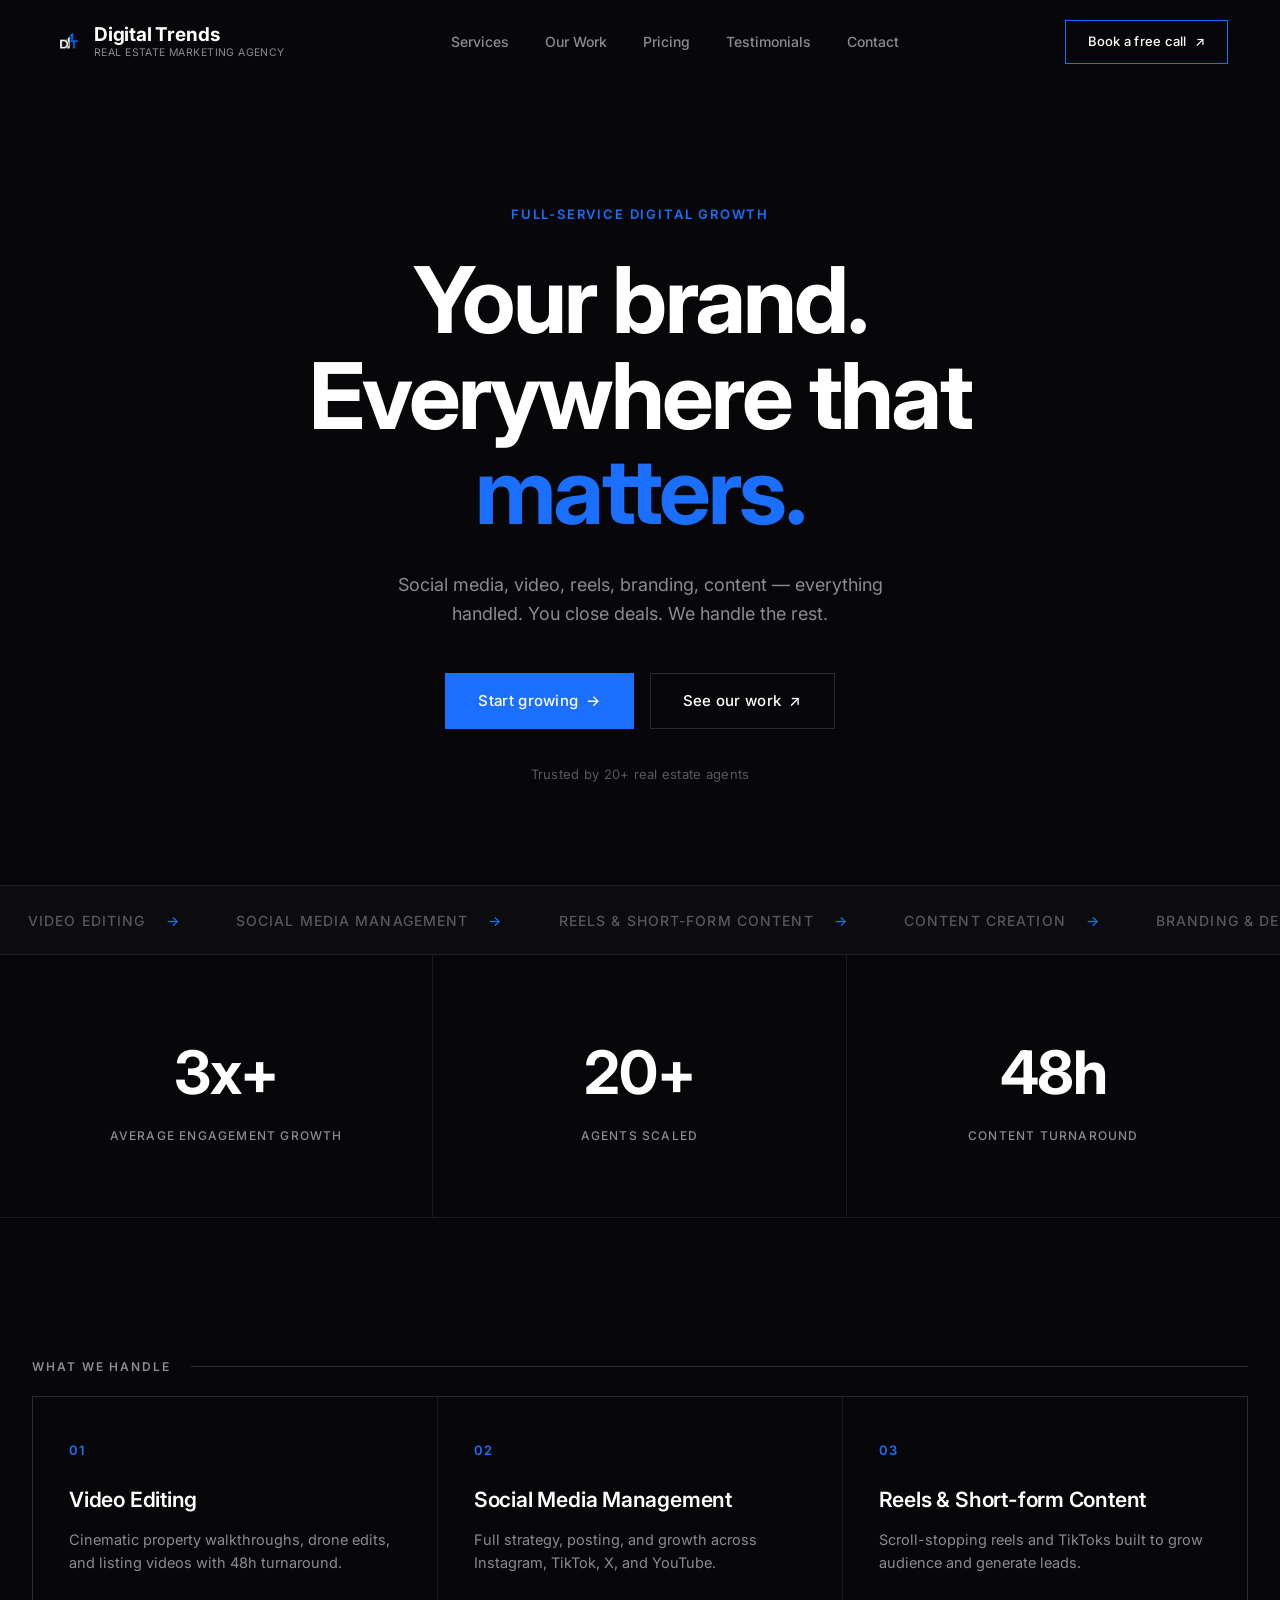
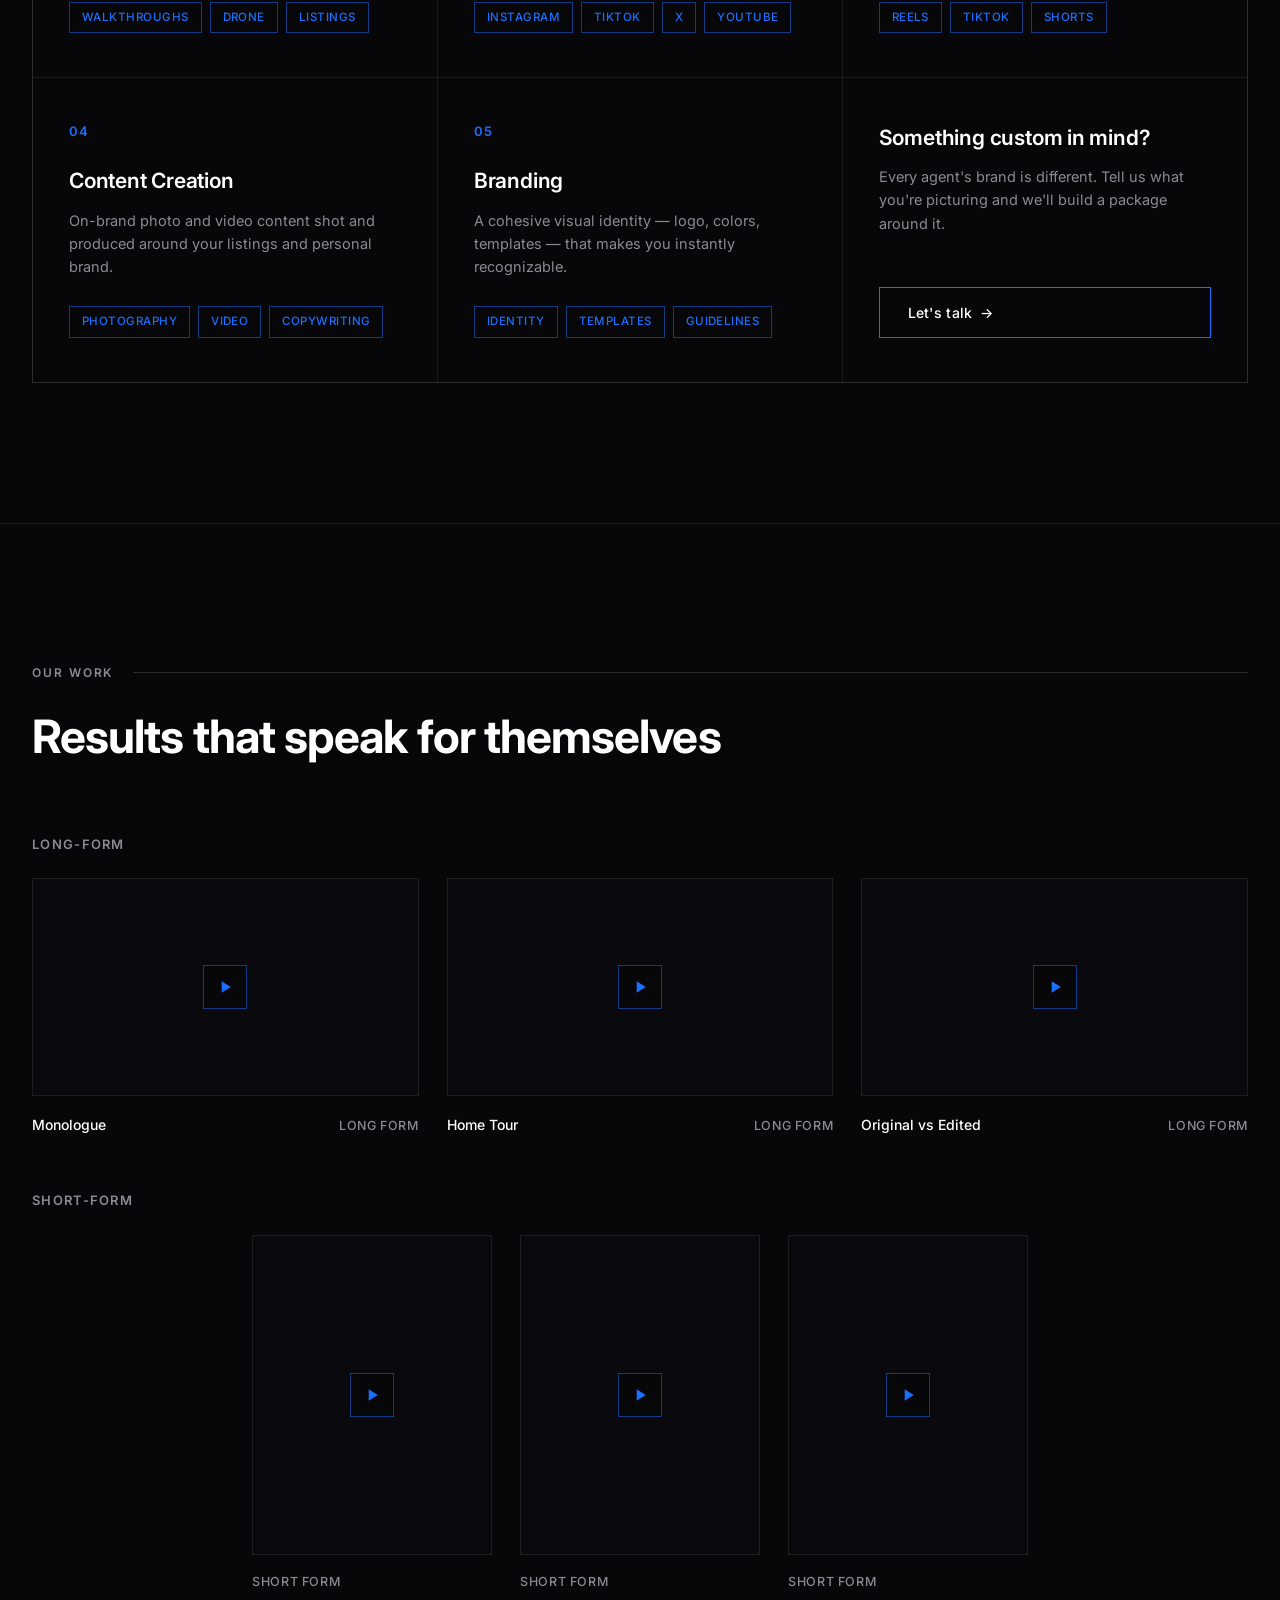
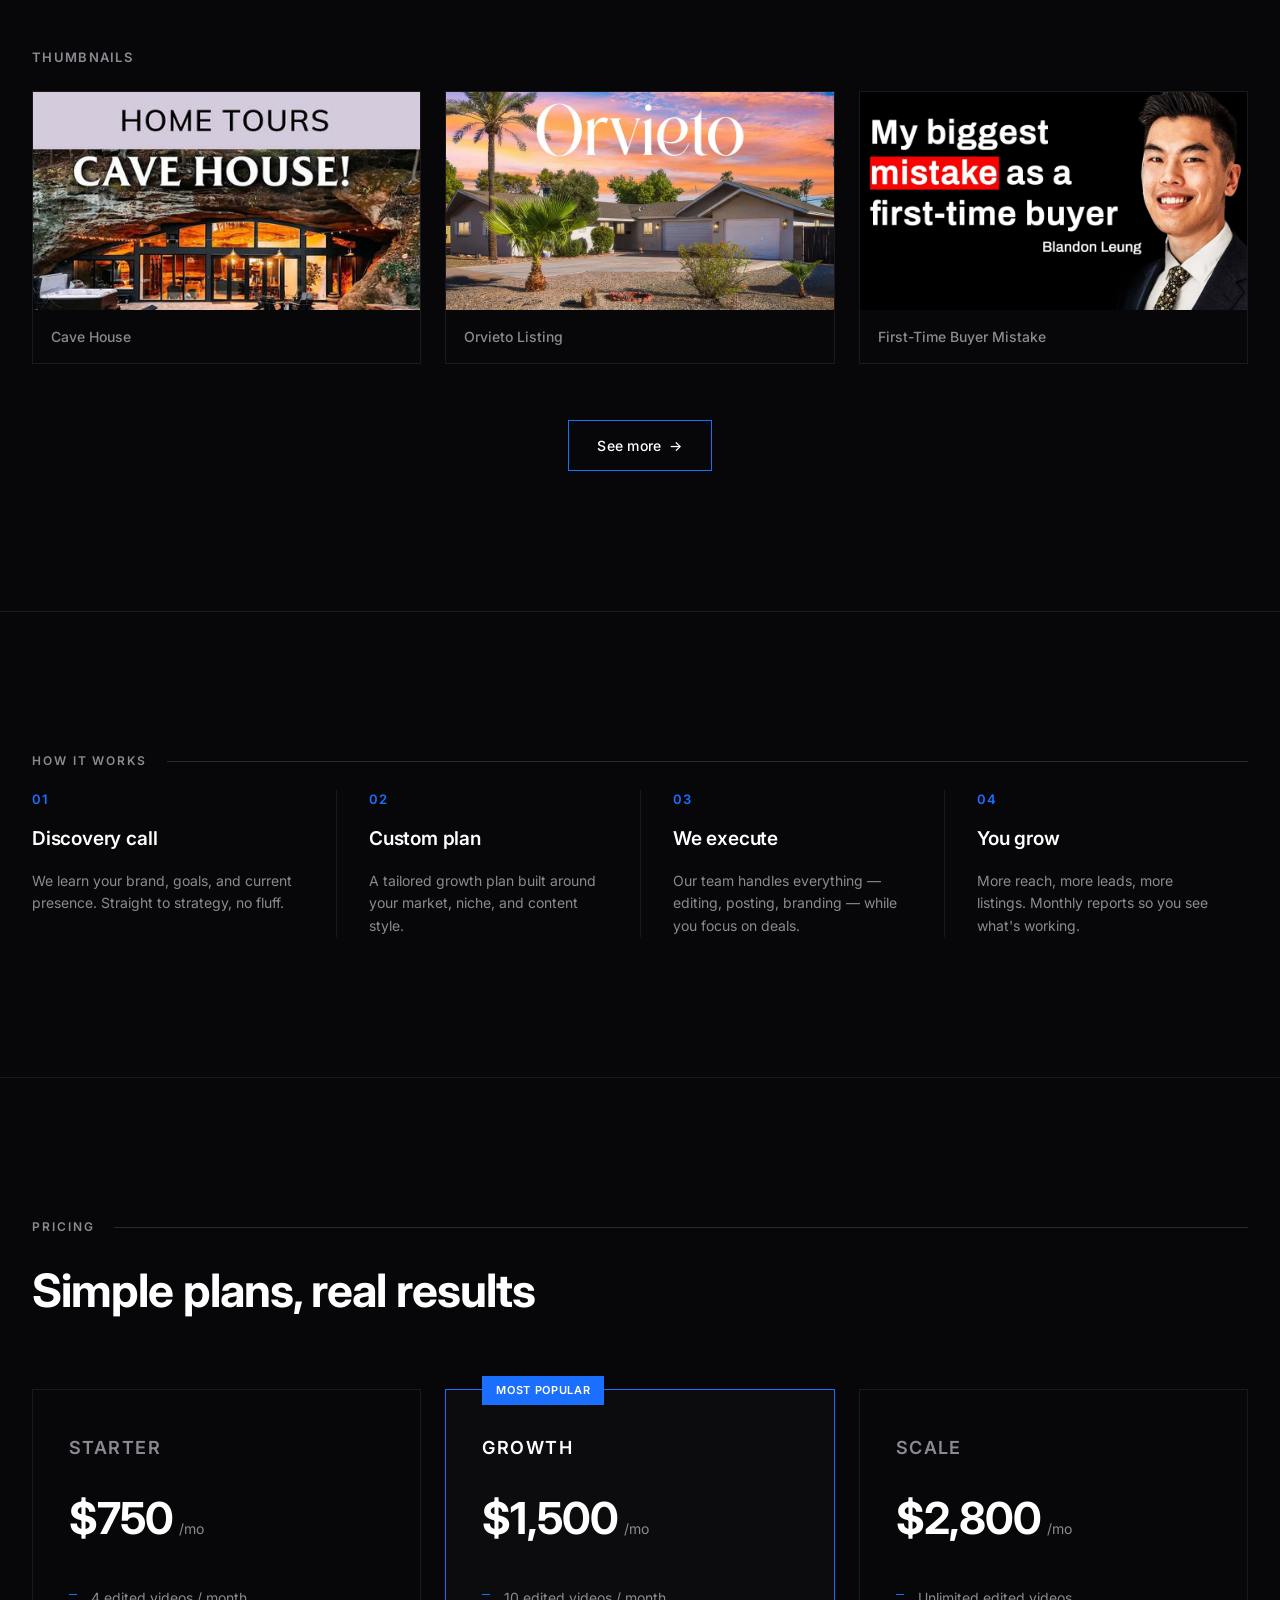
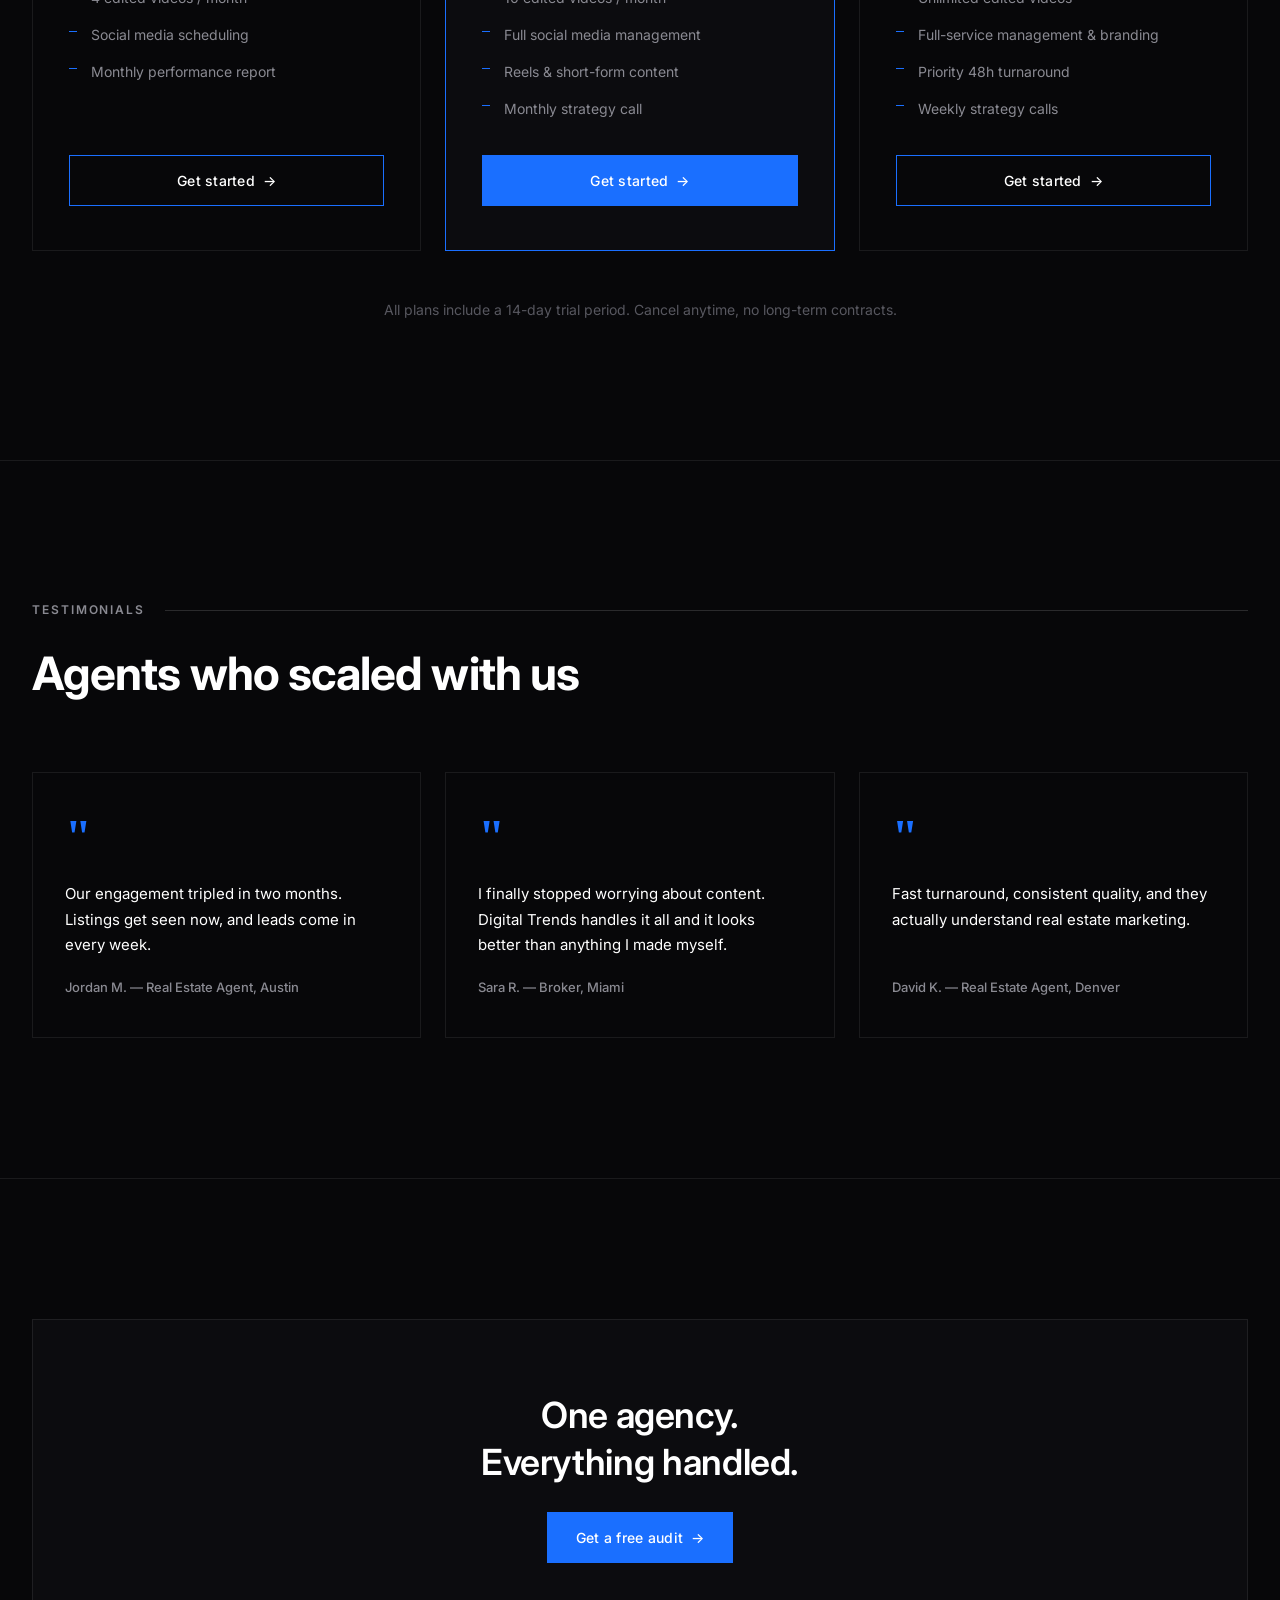
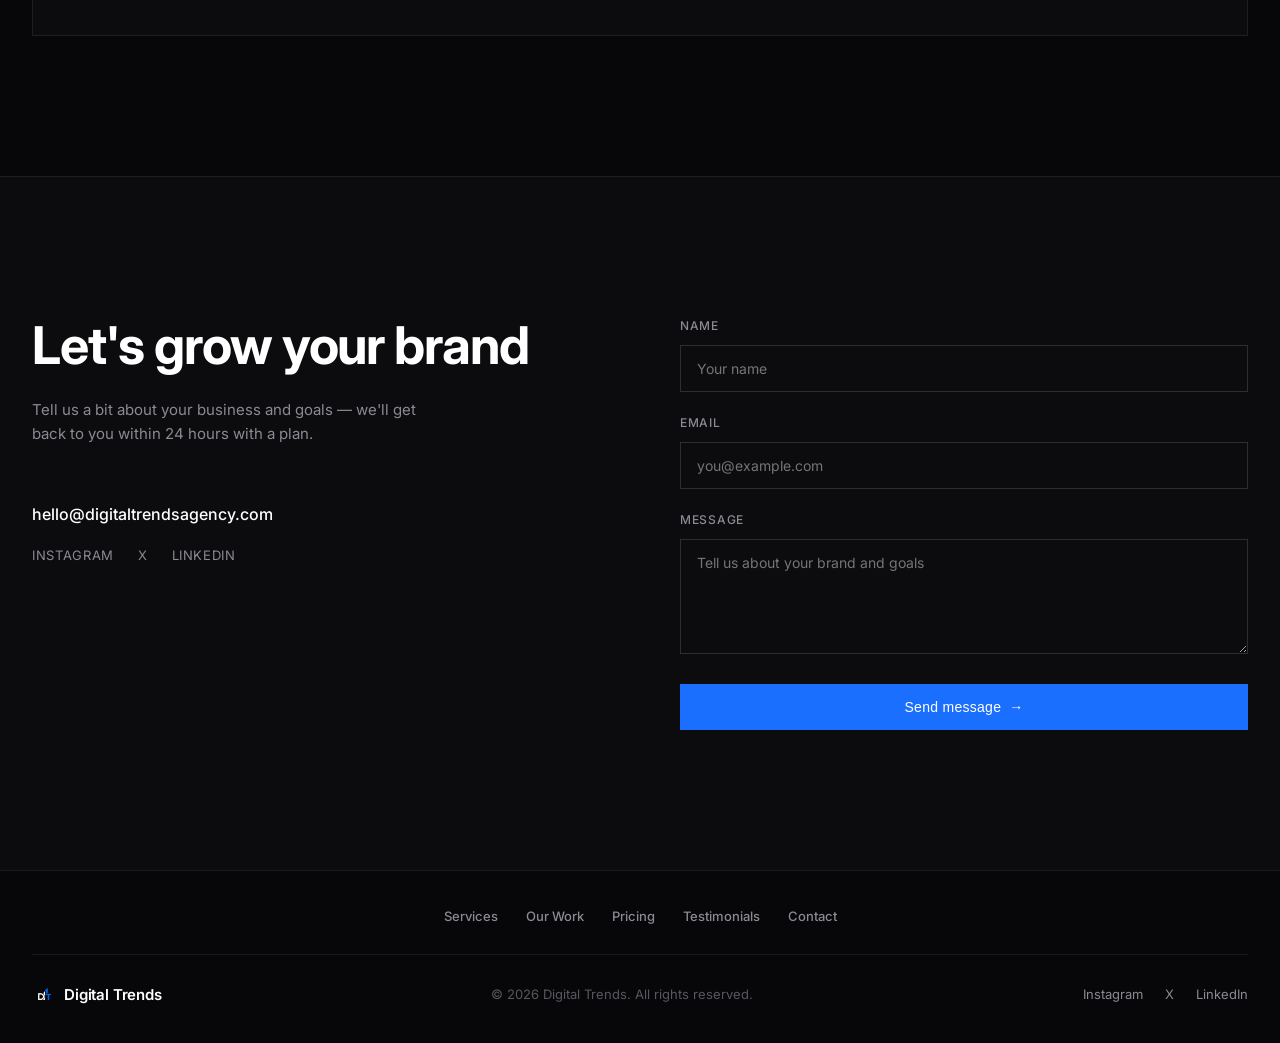
<file: index.html>
<!DOCTYPE html>
<html lang="en">
<head>
<meta charset="UTF-8">
<meta name="viewport" content="width=device-width, initial-scale=1.0">
<title>Digital Trends — Real Estate Marketing Agency</title>
<meta name="description" content="Digital Trends is a full-service digital marketing agency exclusively for real estate agents. Video editing, social media management, reels, content creation, and branding.">
<link rel="icon" type="image/png" href="/logo-transparent.png">
<link rel="preconnect" href="https://fonts.googleapis.com">
<link rel="preconnect" href="https://fonts.gstatic.com" crossorigin>
<link href="https://fonts.googleapis.com/css2?family=Inter:wght@300;400;500;600;700&display=swap" rel="stylesheet">
<link rel="stylesheet" href="/styles.css">
</head>
<body>

<!-- NAVBAR -->
<header class="navbar" id="navbar">
  <div class="nav-inner">
    <a href="/" class="logo">
      <img src="/logo-transparent.png" alt="Digital Trends logo" class="logo-mark">
      <span class="logo-text-group">
        <span class="logo-text">Digital Trends</span>
        <span class="logo-sub">Real estate marketing agency</span>
      </span>
    </a>
    <nav class="nav-links">
      <a href="#services">Services</a>
      <a href="#work">Our Work</a>
      <a href="#pricing">Pricing</a>
      <a href="#testimonials">Testimonials</a>
      <a href="#contact">Contact</a>
    </nav>
    <a href="#contact" class="btn btn-outline nav-cta">Book a free call <span class="arrow">↗</span></a>
    <button class="menu-toggle" id="menuToggle" aria-label="Toggle menu">
      <span></span><span></span><span></span>
    </button>
  </div>
  <div class="mobile-menu" id="mobileMenu">
    <a href="#services">Services</a>
    <a href="#work">Our Work</a>
    <a href="#pricing">Pricing</a>
    <a href="#testimonials">Testimonials</a>
    <a href="#contact">Contact</a>
    <a href="#contact" class="btn btn-outline">Book a free call <span class="arrow">↗</span></a>
  </div>
</header>

<!-- HERO -->
<section class="hero">
  <div class="hero-inner">
    <p class="eyebrow reveal">Full-service digital growth</p>
    <h1 class="hero-headline reveal">
      <span>Your brand.</span>
      <span>Everywhere that</span>
      <span class="accent">matters.</span>
    </h1>
    <p class="hero-sub reveal">Social media, video, reels, branding, content — everything handled. You close deals. We handle the rest.</p>
    <div class="hero-actions reveal">
      <a href="#contact" class="btn btn-solid">Start growing <span class="arrow">→</span></a>
      <a href="#work" class="btn btn-ghost">See our work <span class="arrow">↗</span></a>
    </div>
    <p class="hero-proof reveal">Trusted by 20+ real estate agents</p>
  </div>
</section>

<!-- TICKER -->
<div class="ticker-bar">
  <div class="ticker-track" id="tickerTrack">
    <!-- filled by JS, duplicated content for seamless loop -->
  </div>
</div>

<!-- STATS -->
<section class="stats">
  <div class="stat-item">
    <span class="stat-number" data-count="3" data-suffix="x+">0x+</span>
    <span class="stat-label">Average engagement growth</span>
  </div>
  <div class="stat-item">
    <span class="stat-number" data-count="20" data-suffix="+">0+</span>
    <span class="stat-label">Agents scaled</span>
  </div>
  <div class="stat-item">
    <span class="stat-number" data-count="48" data-suffix="h">0h</span>
    <span class="stat-label">Content turnaround</span>
  </div>
</section>

<!-- SERVICES PREVIEW -->
<section class="section" id="services">
  <div class="section-inner">
    <p class="section-label">What we handle<span class="label-line"></span></p>
    <div class="services-grid">

      <div class="card service-card reveal">
        <span class="service-num">01</span>
        <h3>Video Editing</h3>
        <p>Cinematic property walkthroughs, drone edits, and listing videos with 48h turnaround.</p>
        <div class="chips">
          <span class="chip">Walkthroughs</span>
          <span class="chip">Drone</span>
          <span class="chip">Listings</span>
        </div>
      </div>

      <div class="card service-card reveal">
        <span class="service-num">02</span>
        <h3>Social Media Management</h3>
        <p>Full strategy, posting, and growth across Instagram, TikTok, X, and YouTube.</p>
        <div class="chips">
          <span class="chip">Instagram</span>
          <span class="chip">TikTok</span>
          <span class="chip">X</span>
          <span class="chip">YouTube</span>
        </div>
      </div>

      <div class="card service-card reveal">
        <span class="service-num">03</span>
        <h3>Reels &amp; Short-form Content</h3>
        <p>Scroll-stopping reels and TikToks built to grow audience and generate leads.</p>
        <div class="chips">
          <span class="chip">Reels</span>
          <span class="chip">TikTok</span>
          <span class="chip">Shorts</span>
        </div>
      </div>

      <div class="card service-card reveal">
        <span class="service-num">04</span>
        <h3>Content Creation</h3>
        <p>On-brand photo and video content shot and produced around your listings and personal brand.</p>
        <div class="chips">
          <span class="chip">Photography</span>
          <span class="chip">Video</span>
          <span class="chip">Copywriting</span>
        </div>
      </div>

      <div class="card service-card reveal">
        <span class="service-num">05</span>
        <h3>Branding</h3>
        <p>A cohesive visual identity — logo, colors, templates — that makes you instantly recognizable.</p>
        <div class="chips">
          <span class="chip">Identity</span>
          <span class="chip">Templates</span>
          <span class="chip">Guidelines</span>
        </div>
      </div>

      <div class="card service-card reveal">
        <h3>Something custom in mind?</h3>
        <p>Every agent's brand is different. Tell us what you're picturing and we'll build a package around it.</p>
        <a href="#contact" class="btn btn-outline" style="margin-top: 24px;">Let's talk <span class="arrow">→</span></a>
      </div>

    </div>
  </div>
</section>

<!-- OUR WORK PREVIEW -->
<section class="section" id="work">
  <div class="section-inner">
    <p class="section-label">Our work<span class="label-line"></span></p>
    <h2 class="section-headline reveal">Results that speak for themselves</h2>

    <p class="work-subheading reveal">Long-form</p>
    <div class="work-grid work-grid-landscape">
      <div class="work-card reveal">
        <div class="work-thumb work-thumb-landscape" style="background-image:url('https://img.youtube.com/vi/fi4NK1GwsSE/hqdefault.jpg')" onclick="dtLoadVideo(this,'fi4NK1GwsSE')">
          <div class="play-btn"><svg viewBox="0 0 24 24" width="20" height="20"><path d="M8 5v14l11-7z" fill="currentColor"/></svg></div>
        </div>
        <div class="work-meta">
          <span>Monologue</span>
          <span class="work-platform">Long Form</span>
        </div>
      </div>

      <div class="work-card reveal">
        <div class="work-thumb work-thumb-landscape" style="background-image:url('https://img.youtube.com/vi/Q_lu_Rno0AE/hqdefault.jpg')" onclick="dtLoadVideo(this,'Q_lu_Rno0AE')">
          <div class="play-btn"><svg viewBox="0 0 24 24" width="20" height="20"><path d="M8 5v14l11-7z" fill="currentColor"/></svg></div>
        </div>
        <div class="work-meta">
          <span>Home Tour</span>
          <span class="work-platform">Long Form</span>
        </div>
      </div>

      <div class="work-card reveal">
        <div class="work-thumb work-thumb-landscape" style="background-image:url('https://img.youtube.com/vi/Td4HWaUN7Wo/hqdefault.jpg')" onclick="dtLoadVideo(this,'Td4HWaUN7Wo')">
          <div class="play-btn"><svg viewBox="0 0 24 24" width="20" height="20"><path d="M8 5v14l11-7z" fill="currentColor"/></svg></div>
        </div>
        <div class="work-meta">
          <span>Original vs Edited</span>
          <span class="work-platform">Long Form</span>
        </div>
      </div>
    </div>

    <p class="work-subheading reveal">Short-form</p>
    <div class="work-grid">
      <div class="work-card reveal">
        <div class="work-thumb" style="background-image:url('https://img.youtube.com/vi/ysMcJxgSS9Y/hqdefault.jpg')" onclick="dtLoadVideo(this,'ysMcJxgSS9Y')">
          <div class="play-btn"><svg viewBox="0 0 24 24" width="20" height="20"><path d="M8 5v14l11-7z" fill="currentColor"/></svg></div>
        </div>
        <div class="work-meta">
          <span class="work-platform">Short Form</span>
        </div>
      </div>

      <div class="work-card reveal">
        <div class="work-thumb" style="background-image:url('https://img.youtube.com/vi/kUng3A5QJ70/hqdefault.jpg')" onclick="dtLoadVideo(this,'kUng3A5QJ70')">
          <div class="play-btn"><svg viewBox="0 0 24 24" width="20" height="20"><path d="M8 5v14l11-7z" fill="currentColor"/></svg></div>
        </div>
        <div class="work-meta">
          <span class="work-platform">Short Form</span>
        </div>
      </div>

      <div class="work-card reveal">
        <div class="work-thumb" style="background-image:url('https://img.youtube.com/vi/Egazi7YWL7o/hqdefault.jpg')" onclick="dtLoadVideo(this,'Egazi7YWL7o')">
          <div class="play-btn"><svg viewBox="0 0 24 24" width="20" height="20"><path d="M8 5v14l11-7z" fill="currentColor"/></svg></div>
        </div>
        <div class="work-meta">
          <span class="work-platform">Short Form</span>
        </div>
      </div>
    </div>

    <p class="work-subheading reveal">Thumbnails</p>
    <div class="thumbnail-grid">
      <div class="thumbnail-card reveal">
        <img src="/thumb-cave-house.jpg" alt="Cave House thumbnail">
        <p class="thumbnail-caption">Cave House</p>
      </div>
      <div class="thumbnail-card reveal">
        <img src="/thumb-orvieto.webp" alt="Orvieto listing thumbnail">
        <p class="thumbnail-caption">Orvieto Listing</p>
      </div>
      <div class="thumbnail-card reveal">
        <img src="/thumb-first-time-buyer.webp" alt="First-time buyer thumbnail">
        <p class="thumbnail-caption">First-Time Buyer Mistake</p>
      </div>
    </div>

    <div class="work-cta reveal">
      <a href="/our-work.html" class="btn btn-outline">See more <span class="arrow">→</span></a>
    </div>
  </div>
</section>

<!-- HOW IT WORKS -->
<section class="section" id="how-it-works">
  <div class="section-inner">
    <p class="section-label">How it works<span class="label-line"></span></p>

    <div class="steps-row">
      <div class="step reveal">
        <span class="step-num">01</span>
        <h3>Discovery call</h3>
        <p>We learn your brand, goals, and current presence. Straight to strategy, no fluff.</p>
      </div>
      <div class="step reveal">
        <span class="step-num">02</span>
        <h3>Custom plan</h3>
        <p>A tailored growth plan built around your market, niche, and content style.</p>
      </div>
      <div class="step reveal">
        <span class="step-num">03</span>
        <h3>We execute</h3>
        <p>Our team handles everything — editing, posting, branding — while you focus on deals.</p>
      </div>
      <div class="step reveal">
        <span class="step-num">04</span>
        <h3>You grow</h3>
        <p>More reach, more leads, more listings. Monthly reports so you see what's working.</p>
      </div>
    </div>
  </div>
</section>

<!-- PRICING -->
<section class="section" id="pricing">
  <div class="section-inner">
    <p class="section-label">Pricing<span class="label-line"></span></p>
    <h2 class="section-headline reveal">Simple plans, real results</h2>

    <div class="pricing-grid">
      <div class="price-card reveal">
        <h3>Starter</h3>
        <div class="price">
          <span class="price-amount">$750</span>
          <span class="price-period">/mo</span>
        </div>
        <ul class="price-features">
          <li>4 edited videos / month</li>
          <li>Social media scheduling</li>
          <li>Monthly performance report</li>
        </ul>
        <a href="#contact" class="btn btn-outline price-btn">Get started <span class="arrow">→</span></a>
      </div>

      <div class="price-card price-card-highlight reveal">
        <span class="badge">Most popular</span>
        <h3>Growth</h3>
        <div class="price">
          <span class="price-amount">$1,500</span>
          <span class="price-period">/mo</span>
        </div>
        <ul class="price-features">
          <li>10 edited videos / month</li>
          <li>Full social media management</li>
          <li>Reels &amp; short-form content</li>
          <li>Monthly strategy call</li>
        </ul>
        <a href="#contact" class="btn btn-solid price-btn">Get started <span class="arrow">→</span></a>
      </div>

      <div class="price-card reveal">
        <h3>Scale</h3>
        <div class="price">
          <span class="price-amount">$2,800</span>
          <span class="price-period">/mo</span>
        </div>
        <ul class="price-features">
          <li>Unlimited edited videos</li>
          <li>Full-service management &amp; branding</li>
          <li>Priority 48h turnaround</li>
          <li>Weekly strategy calls</li>
        </ul>
        <a href="#contact" class="btn btn-outline price-btn">Get started <span class="arrow">→</span></a>
      </div>
    </div>

    <p class="pricing-note">All plans include a 14-day trial period. Cancel anytime, no long-term contracts.</p>
  </div>
</section>

<!-- TESTIMONIALS -->
<section class="section" id="testimonials">
  <div class="section-inner">
    <p class="section-label">Testimonials<span class="label-line"></span></p>
    <h2 class="section-headline reveal">Agents who scaled with us</h2>

    <div class="testimonial-grid">
      <div class="testimonial-card reveal">
        <span class="quote-mark">"</span>
        <p class="testimonial-text">Our engagement tripled in two months. Listings get seen now, and leads come in every week.</p>
        <span class="testimonial-name">Jordan M. — Real Estate Agent, Austin</span>
      </div>

      <div class="testimonial-card reveal">
        <span class="quote-mark">"</span>
        <p class="testimonial-text">I finally stopped worrying about content. Digital Trends handles it all and it looks better than anything I made myself.</p>
        <span class="testimonial-name">Sara R. — Broker, Miami</span>
      </div>

      <div class="testimonial-card reveal">
        <span class="quote-mark">"</span>
        <p class="testimonial-text">Fast turnaround, consistent quality, and they actually understand real estate marketing.</p>
        <span class="testimonial-name">David K. — Real Estate Agent, Denver</span>
      </div>
    </div>
  </div>
</section>

<!-- CLOSING CTA -->
<section class="section closing-cta-section">
  <div class="section-inner">
    <div class="card cta-card cta-card-standalone reveal">
      <h3>One agency.<br>Everything handled.</h3>
      <a href="#contact" class="btn btn-solid">Get a free audit <span class="arrow">→</span></a>
    </div>
  </div>
</section>

<!-- CONTACT -->
<section class="contact-section" id="contact">
  <div class="contact-inner">
    <div>
      <h2 class="contact-headline reveal">Let's grow your brand</h2>
      <p class="contact-sub reveal">Tell us a bit about your business and goals — we'll get back to you within 24 hours with a plan.</p>
      <div class="contact-details reveal">
        <a href="mailto:hello@digitaltrendsagency.com" class="contact-email">hello@digitaltrendsagency.com</a>
        <div class="contact-socials">
          <a href="https://www.instagram.com/real.estatetrends/" target="_blank" rel="noopener">Instagram</a>
          <a href="https://x.com/Digitalltrends" target="_blank" rel="noopener">X</a>
          <a href="https://www.linkedin.com/in/digital-trends-1b1905409/" target="_blank" rel="noopener">LinkedIn</a>
        </div>
      </div>
    </div>

    <form class="contact-form reveal" id="contactForm" action="https://api.web3forms.com/submit" method="POST">
      <input type="hidden" name="access_key" value="a8a36adf-90d2-4262-8028-064862162bb4">
      <input type="hidden" name="subject" value="New message from Digital Trends website">
      <div class="form-group">
        <label for="name">Name</label>
        <input type="text" id="name" name="name" placeholder="Your name" required>
      </div>
      <div class="form-group">
        <label for="email">Email</label>
        <input type="email" id="email" name="email" placeholder="you@example.com" required>
      </div>
      <div class="form-group">
        <label for="message">Message</label>
        <textarea id="message" name="message" rows="5" placeholder="Tell us about your brand and goals" required></textarea>
      </div>
      <button type="submit" class="btn btn-solid form-submit">Send message <span class="arrow">→</span></button>
      <p class="form-success" id="formSuccess">Thanks — we'll be in touch within 24 hours.</p>
    </form>
  </div>
</section>

<!-- FOOTER -->
<footer class="footer">
  <div class="footer-links">
    <a href="#services">Services</a>
    <a href="#work">Our Work</a>
    <a href="#pricing">Pricing</a>
    <a href="#testimonials">Testimonials</a>
    <a href="#contact">Contact</a>
  </div>
  <div class="footer-inner">
    <a href="/" class="logo footer-logo">
      <img src="/logo-transparent.png" alt="Digital Trends logo" class="logo-mark">
      <span class="logo-text">Digital Trends</span>
    </a>
    <p class="footer-copy">&copy; 2026 Digital Trends. All rights reserved.</p>
    <div class="footer-socials">
      <a href="https://www.instagram.com/real.estatetrends/" target="_blank" rel="noopener">Instagram</a>
      <a href="https://x.com/Digitalltrends" target="_blank" rel="noopener">X</a>
      <a href="https://www.linkedin.com/in/digital-trends-1b1905409/" target="_blank" rel="noopener">LinkedIn</a>
    </div>
  </div>
</footer>

<script src="/script.js"></script>
<script>
function dtLoadVideo(el, id) {
  el.style.backgroundImage = 'none';
  el.onclick = null;
  el.innerHTML = '<iframe src="https://www.youtube.com/embed/' + id + '?autoplay=1&modestbranding=1&rel=0" title="video" frameborder="0" allow="accelerometer; autoplay; clipboard-write; encrypted-media; gyroscope; picture-in-picture; web-share" allowfullscreen></iframe>';
}
</script>
</body>
</html>
</file>
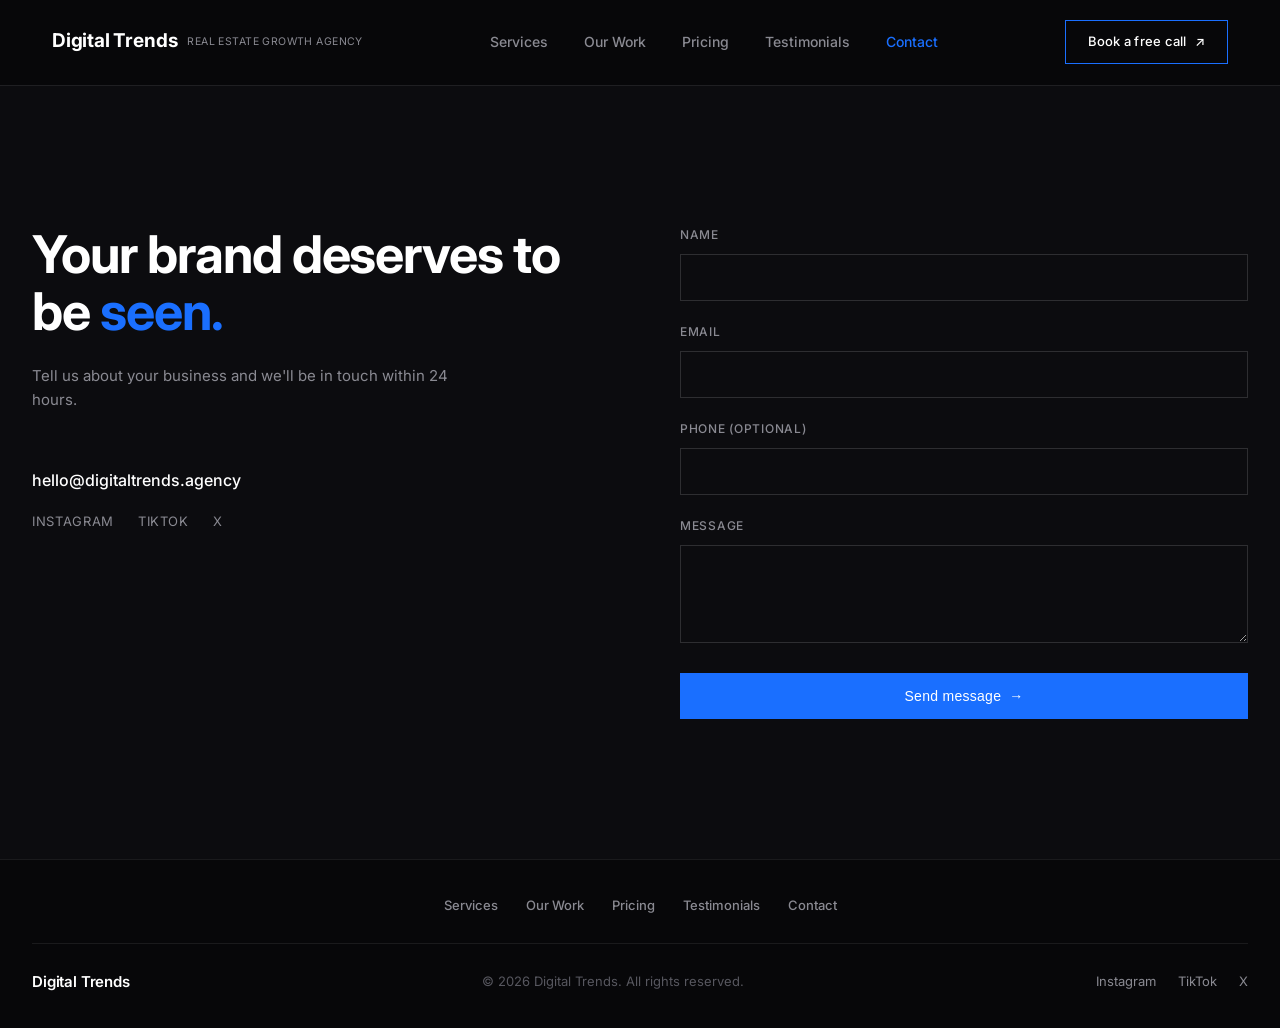
<file: contact/index.html>
<!DOCTYPE html>
<html lang="en">
<head>
<meta charset="UTF-8">
<meta name="viewport" content="width=device-width, initial-scale=1.0">
<title>Contact — Digital Trends</title>
<meta name="description" content="Get in touch with Digital Trends. Tell us about your real estate business and we'll be in touch within 24 hours.">
<link rel="preconnect" href="https://fonts.googleapis.com">
<link rel="preconnect" href="https://fonts.gstatic.com" crossorigin>
<link href="https://fonts.googleapis.com/css2?family=Inter:wght@300;400;500;600;700&display=swap" rel="stylesheet">
<link rel="stylesheet" href="/styles.css">
</head>
<body>

<!-- NAVBAR -->
<header class="navbar" id="navbar">
  <div class="nav-inner">
    <a href="/" class="logo">
      <span class="logo-text">Digital Trends</span>
      <span class="logo-sub">Real estate growth agency</span>
    </a>
    <nav class="nav-links">
      <a href="/services">Services</a>
      <a href="/our-work">Our Work</a>
      <a href="/pricing">Pricing</a>
      <a href="/testimonials">Testimonials</a>
      <a href="/contact" class="active">Contact</a>
    </nav>
    <a href="/contact" class="btn btn-outline nav-cta">Book a free call <span class="arrow">↗</span></a>
    <button class="menu-toggle" id="menuToggle" aria-label="Toggle menu">
      <span></span><span></span><span></span>
    </button>
  </div>
  <div class="mobile-menu" id="mobileMenu">
    <a href="/services">Services</a>
    <a href="/our-work">Our Work</a>
    <a href="/pricing">Pricing</a>
    <a href="/testimonials">Testimonials</a>
    <a href="/contact" class="active">Contact</a>
    <a href="/contact" class="btn btn-outline">Book a free call <span class="arrow">↗</span></a>
  </div>
</header>

<!-- CONTACT -->
<section class="contact-section" id="contact">
  <div class="contact-inner">
    <div class="contact-left reveal">
      <h2 class="contact-headline">Your brand deserves to be <span class="accent">seen.</span></h2>
      <p class="contact-sub">Tell us about your business and we'll be in touch within 24 hours.</p>
      <div class="contact-details">
        <a href="mailto:hello@digitaltrends.agency" class="contact-email">hello@digitaltrends.agency</a>
        <div class="contact-socials">
          <a href="#" target="_blank" rel="noopener">Instagram</a>
          <a href="#" target="_blank" rel="noopener">TikTok</a>
          <a href="#" target="_blank" rel="noopener">X</a>
        </div>
      </div>
    </div>

    <form class="contact-form reveal" id="contactForm">
      <div class="form-group">
        <label for="name">Name</label>
        <input type="text" id="name" name="name" required>
      </div>
      <div class="form-group">
        <label for="email">Email</label>
        <input type="email" id="email" name="email" required>
      </div>
      <div class="form-group">
        <label for="phone">Phone (optional)</label>
        <input type="tel" id="phone" name="phone">
      </div>
      <div class="form-group">
        <label for="message">Message</label>
        <textarea id="message" name="message" rows="4" required></textarea>
      </div>
      <button type="submit" class="btn btn-solid form-submit">Send message <span class="arrow">→</span></button>
      <p class="form-success" id="formSuccess">Thanks — we'll be in touch within 24 hours.</p>
    </form>
  </div>
</section>

<!-- FOOTER -->
<footer class="footer">
  <div class="footer-links">
    <a href="/services">Services</a>
    <a href="/our-work">Our Work</a>
    <a href="/pricing">Pricing</a>
    <a href="/testimonials">Testimonials</a>
    <a href="/contact">Contact</a>
  </div>
  <div class="footer-inner">
    <a href="/" class="logo footer-logo">
      <span class="logo-text">Digital Trends</span>
    </a>
    <p class="footer-copy">&copy; 2026 Digital Trends. All rights reserved.</p>
    <div class="footer-socials">
      <a href="#" target="_blank" rel="noopener">Instagram</a>
      <a href="#" target="_blank" rel="noopener">TikTok</a>
      <a href="#" target="_blank" rel="noopener">X</a>
    </div>
  </div>
</footer>

<script src="/script.js"></script>
</body>
</html>
</file>
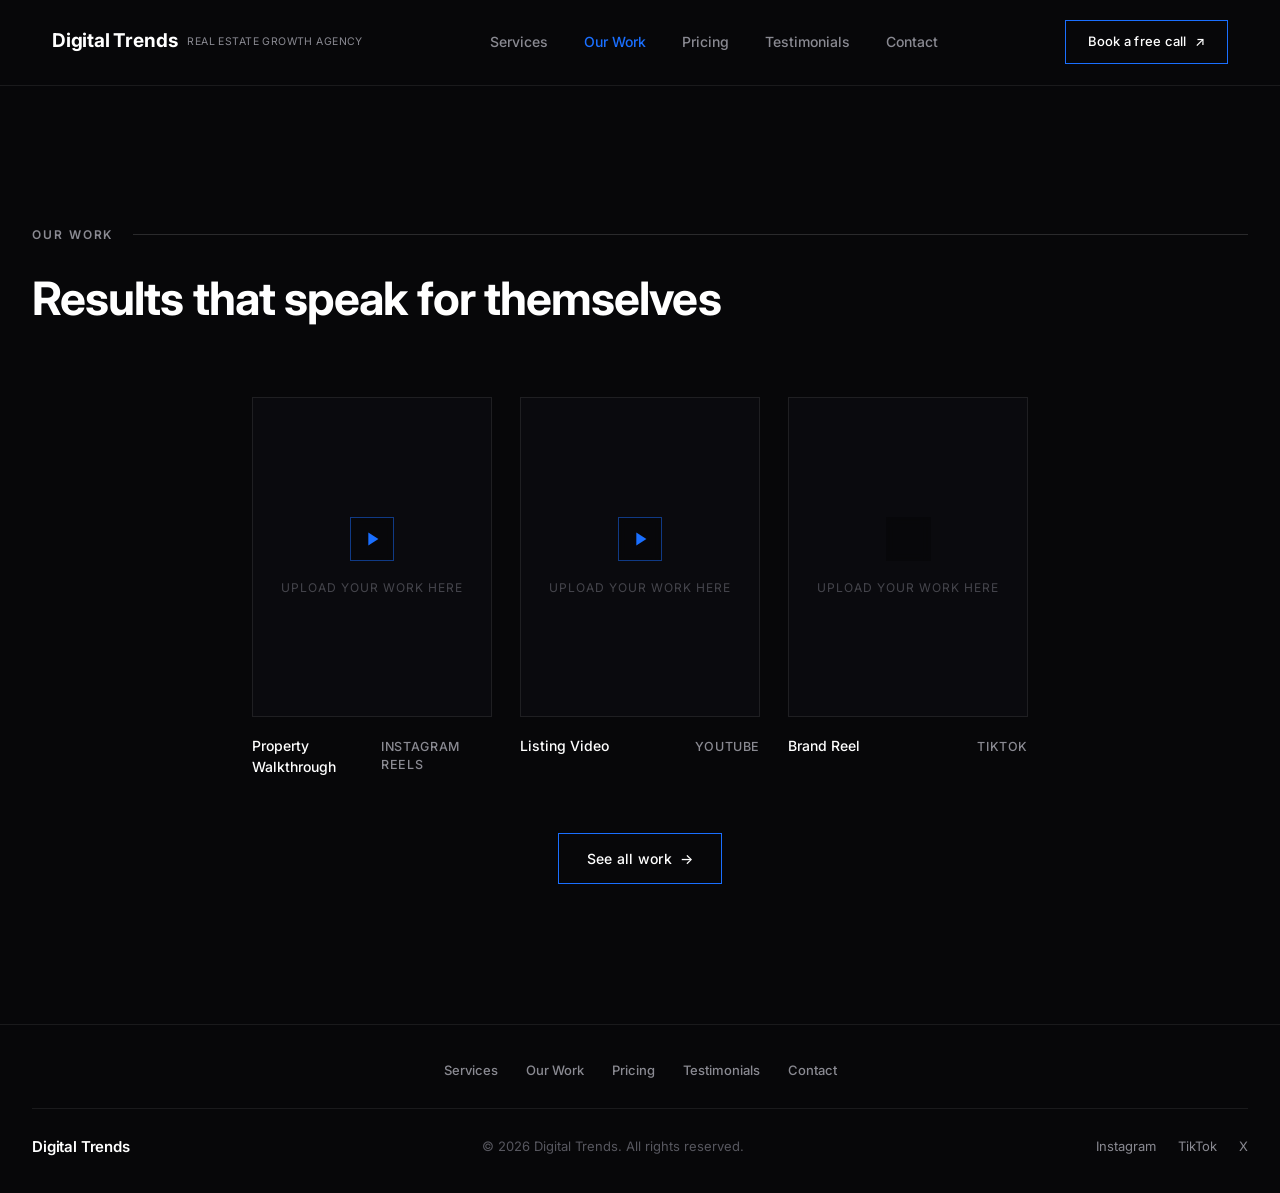
<file: our-work/index.html>
<!DOCTYPE html>
<html lang="en">
<head>
<meta charset="UTF-8">
<meta name="viewport" content="width=device-width, initial-scale=1.0">
<title>Our Work — Digital Trends</title>
<meta name="description" content="See the property walkthroughs, listing videos, and brand reels Digital Trends creates for real estate agents.">
<link rel="preconnect" href="https://fonts.googleapis.com">
<link rel="preconnect" href="https://fonts.gstatic.com" crossorigin>
<link href="https://fonts.googleapis.com/css2?family=Inter:wght@300;400;500;600;700&display=swap" rel="stylesheet">
<link rel="stylesheet" href="/styles.css">
</head>
<body>

<!-- NAVBAR -->
<header class="navbar" id="navbar">
  <div class="nav-inner">
    <a href="/" class="logo">
      <span class="logo-text">Digital Trends</span>
      <span class="logo-sub">Real estate growth agency</span>
    </a>
    <nav class="nav-links">
      <a href="/services">Services</a>
      <a href="/our-work" class="active">Our Work</a>
      <a href="/pricing">Pricing</a>
      <a href="/testimonials">Testimonials</a>
      <a href="/contact">Contact</a>
    </nav>
    <a href="/contact" class="btn btn-outline nav-cta">Book a free call <span class="arrow">↗</span></a>
    <button class="menu-toggle" id="menuToggle" aria-label="Toggle menu">
      <span></span><span></span><span></span>
    </button>
  </div>
  <div class="mobile-menu" id="mobileMenu">
    <a href="/services">Services</a>
    <a href="/our-work" class="active">Our Work</a>
    <a href="/pricing">Pricing</a>
    <a href="/testimonials">Testimonials</a>
    <a href="/contact">Contact</a>
    <a href="/contact" class="btn btn-outline">Book a free call <span class="arrow">↗</span></a>
  </div>
</header>

<!-- OUR WORK -->
<section class="section" id="work">
  <div class="section-inner">
    <p class="section-label">Our work<span class="label-line"></span></p>
    <h2 class="section-headline reveal">Results that speak for themselves</h2>

    <div class="work-grid">
      <div class="work-card reveal">
        <div class="work-thumb">
          <div class="play-btn">
            <svg viewBox="0 0 24 24" width="22" height="22"><path d="M8 5v14l11-7z" fill="currentColor"/></svg>
          </div>
          <span class="work-upload-note">Upload your work here</span>
        </div>
        <div class="work-meta">
          <span>Property Walkthrough</span>
          <span class="work-platform">Instagram Reels</span>
        </div>
      </div>

      <div class="work-card reveal">
        <div class="work-thumb">
          <div class="play-btn">
            <svg viewBox="0 0 24 24" width="22" height="22"><path d="M8 5v14l11-7z" fill="currentColor"/></svg>
          </div>
          <span class="work-upload-note">Upload your work here</span>
        </div>
        <div class="work-meta">
          <span>Listing Video</span>
          <span class="work-platform">YouTube</span>
        </div>
      </div>

      <div class="work-card reveal">
        <div class="work-thumb">
          <div class="play-btn">
            <svg viewBox="0 0 24 24" width="22" height="22"><path d="M8 5v14l11-7z" fill="currentColor"/></svg>
          </div>
          <span class="work-upload-note">Upload your work here</span>
        </div>
        <div class="work-meta">
          <span>Brand Reel</span>
          <span class="work-platform">TikTok</span>
        </div>
      </div>
    </div>

    <div class="work-cta reveal">
      <a href="/our-work" class="btn btn-outline">See all work <span class="arrow">→</span></a>
    </div>
  </div>
</section>

<!-- FOOTER -->
<footer class="footer">
  <div class="footer-links">
    <a href="/services">Services</a>
    <a href="/our-work">Our Work</a>
    <a href="/pricing">Pricing</a>
    <a href="/testimonials">Testimonials</a>
    <a href="/contact">Contact</a>
  </div>
  <div class="footer-inner">
    <a href="/" class="logo footer-logo">
      <span class="logo-text">Digital Trends</span>
    </a>
    <p class="footer-copy">&copy; 2026 Digital Trends. All rights reserved.</p>
    <div class="footer-socials">
      <a href="#" target="_blank" rel="noopener">Instagram</a>
      <a href="#" target="_blank" rel="noopener">TikTok</a>
      <a href="#" target="_blank" rel="noopener">X</a>
    </div>
  </div>
</footer>

<script src="/script.js"></script>
</body>
</html>
</file>
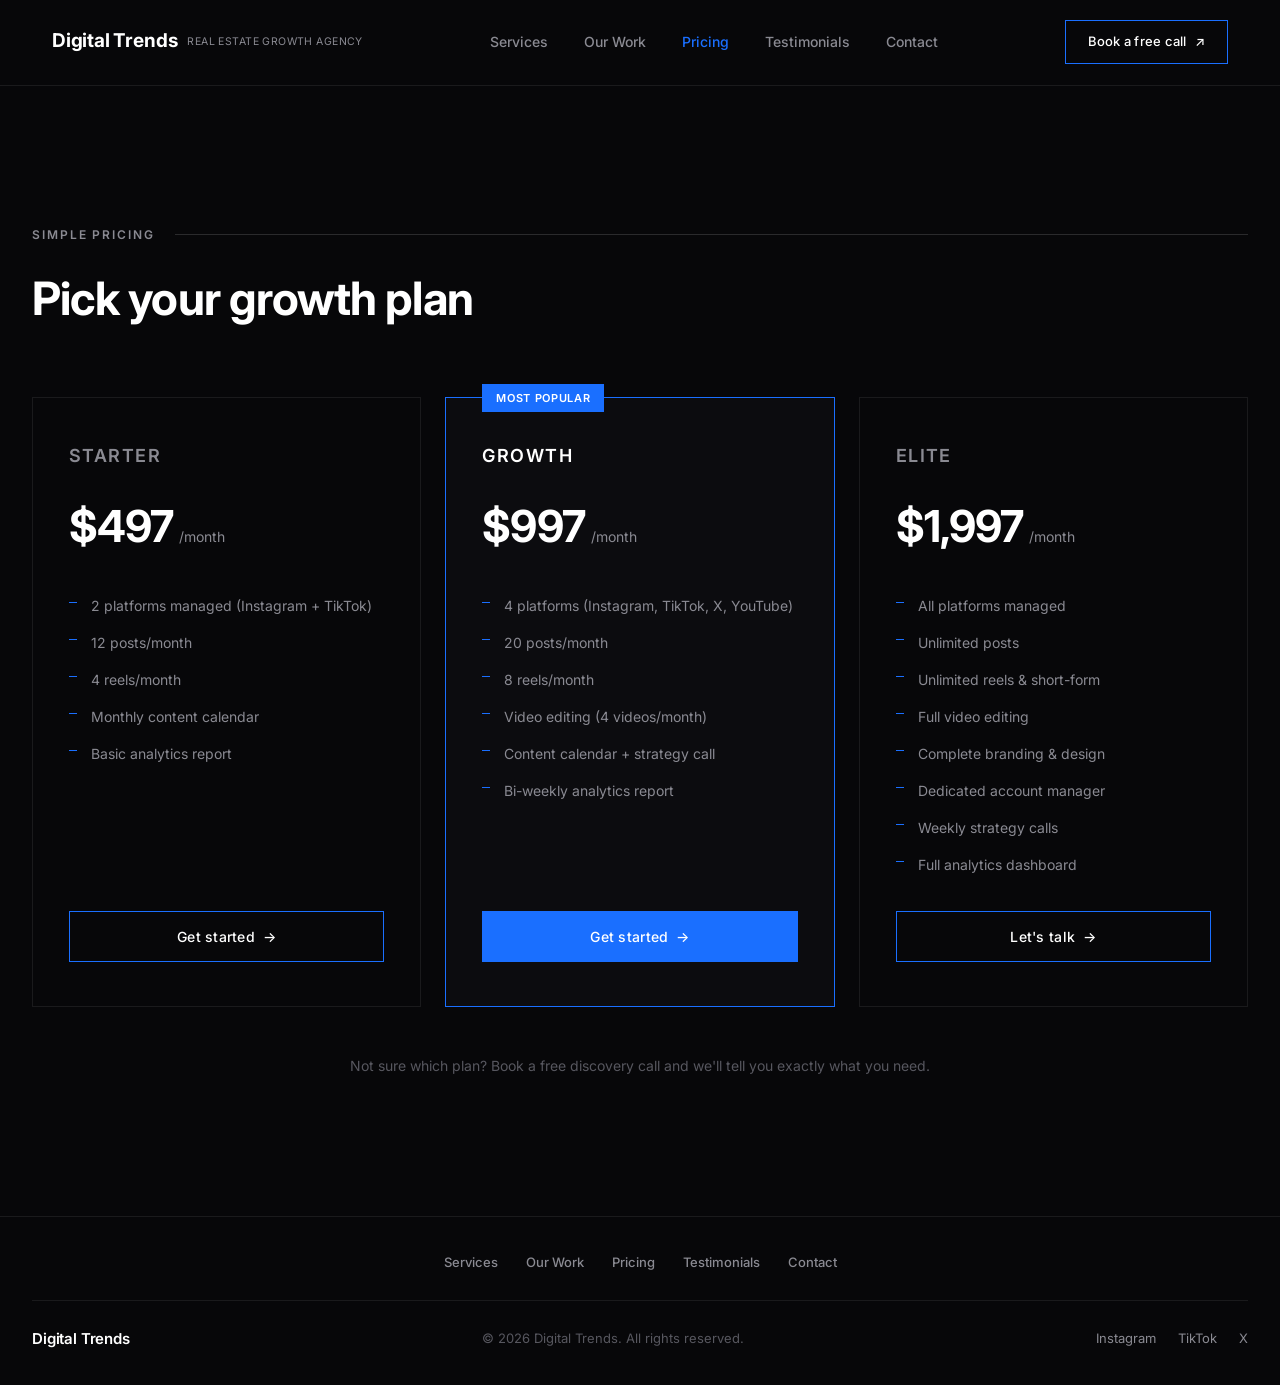
<file: pricing/index.html>
<!DOCTYPE html>
<html lang="en">
<head>
<meta charset="UTF-8">
<meta name="viewport" content="width=device-width, initial-scale=1.0">
<title>Pricing — Digital Trends</title>
<meta name="description" content="Simple monthly plans for real estate agents — Starter, Growth, and Elite. Pick the plan that fits your growth goals.">
<link rel="preconnect" href="https://fonts.googleapis.com">
<link rel="preconnect" href="https://fonts.gstatic.com" crossorigin>
<link href="https://fonts.googleapis.com/css2?family=Inter:wght@300;400;500;600;700&display=swap" rel="stylesheet">
<link rel="stylesheet" href="/styles.css">
</head>
<body>

<!-- NAVBAR -->
<header class="navbar" id="navbar">
  <div class="nav-inner">
    <a href="/" class="logo">
      <span class="logo-text">Digital Trends</span>
      <span class="logo-sub">Real estate growth agency</span>
    </a>
    <nav class="nav-links">
      <a href="/services">Services</a>
      <a href="/our-work">Our Work</a>
      <a href="/pricing" class="active">Pricing</a>
      <a href="/testimonials">Testimonials</a>
      <a href="/contact">Contact</a>
    </nav>
    <a href="/contact" class="btn btn-outline nav-cta">Book a free call <span class="arrow">↗</span></a>
    <button class="menu-toggle" id="menuToggle" aria-label="Toggle menu">
      <span></span><span></span><span></span>
    </button>
  </div>
  <div class="mobile-menu" id="mobileMenu">
    <a href="/services">Services</a>
    <a href="/our-work">Our Work</a>
    <a href="/pricing" class="active">Pricing</a>
    <a href="/testimonials">Testimonials</a>
    <a href="/contact">Contact</a>
    <a href="/contact" class="btn btn-outline">Book a free call <span class="arrow">↗</span></a>
  </div>
</header>

<!-- PRICING -->
<section class="section" id="pricing">
  <div class="section-inner">
    <p class="section-label">Simple pricing<span class="label-line"></span></p>
    <h2 class="section-headline reveal">Pick your growth plan</h2>

    <div class="pricing-grid">

      <div class="price-card reveal">
        <h3>Starter</h3>
        <p class="price"><span class="price-amount">$497</span><span class="price-period">/month</span></p>
        <ul class="price-features">
          <li>2 platforms managed (Instagram + TikTok)</li>
          <li>12 posts/month</li>
          <li>4 reels/month</li>
          <li>Monthly content calendar</li>
          <li>Basic analytics report</li>
        </ul>
        <a href="/contact" class="btn btn-outline price-btn">Get started <span class="arrow">→</span></a>
      </div>

      <div class="price-card price-card-highlight reveal">
        <span class="badge">Most popular</span>
        <h3>Growth</h3>
        <p class="price"><span class="price-amount">$997</span><span class="price-period">/month</span></p>
        <ul class="price-features">
          <li>4 platforms (Instagram, TikTok, X, YouTube)</li>
          <li>20 posts/month</li>
          <li>8 reels/month</li>
          <li>Video editing (4 videos/month)</li>
          <li>Content calendar + strategy call</li>
          <li>Bi-weekly analytics report</li>
        </ul>
        <a href="/contact" class="btn btn-solid price-btn">Get started <span class="arrow">→</span></a>
      </div>

      <div class="price-card reveal">
        <h3>Elite</h3>
        <p class="price"><span class="price-amount">$1,997</span><span class="price-period">/month</span></p>
        <ul class="price-features">
          <li>All platforms managed</li>
          <li>Unlimited posts</li>
          <li>Unlimited reels &amp; short-form</li>
          <li>Full video editing</li>
          <li>Complete branding &amp; design</li>
          <li>Dedicated account manager</li>
          <li>Weekly strategy calls</li>
          <li>Full analytics dashboard</li>
        </ul>
        <a href="/contact" class="btn btn-outline price-btn">Let's talk <span class="arrow">→</span></a>
      </div>

    </div>

    <p class="pricing-note reveal">Not sure which plan? Book a free discovery call and we'll tell you exactly what you need.</p>
  </div>
</section>

<!-- FOOTER -->
<footer class="footer">
  <div class="footer-links">
    <a href="/services">Services</a>
    <a href="/our-work">Our Work</a>
    <a href="/pricing">Pricing</a>
    <a href="/testimonials">Testimonials</a>
    <a href="/contact">Contact</a>
  </div>
  <div class="footer-inner">
    <a href="/" class="logo footer-logo">
      <span class="logo-text">Digital Trends</span>
    </a>
    <p class="footer-copy">&copy; 2026 Digital Trends. All rights reserved.</p>
    <div class="footer-socials">
      <a href="#" target="_blank" rel="noopener">Instagram</a>
      <a href="#" target="_blank" rel="noopener">TikTok</a>
      <a href="#" target="_blank" rel="noopener">X</a>
    </div>
  </div>
</footer>

<script src="/script.js"></script>
</body>
</html>
</file>
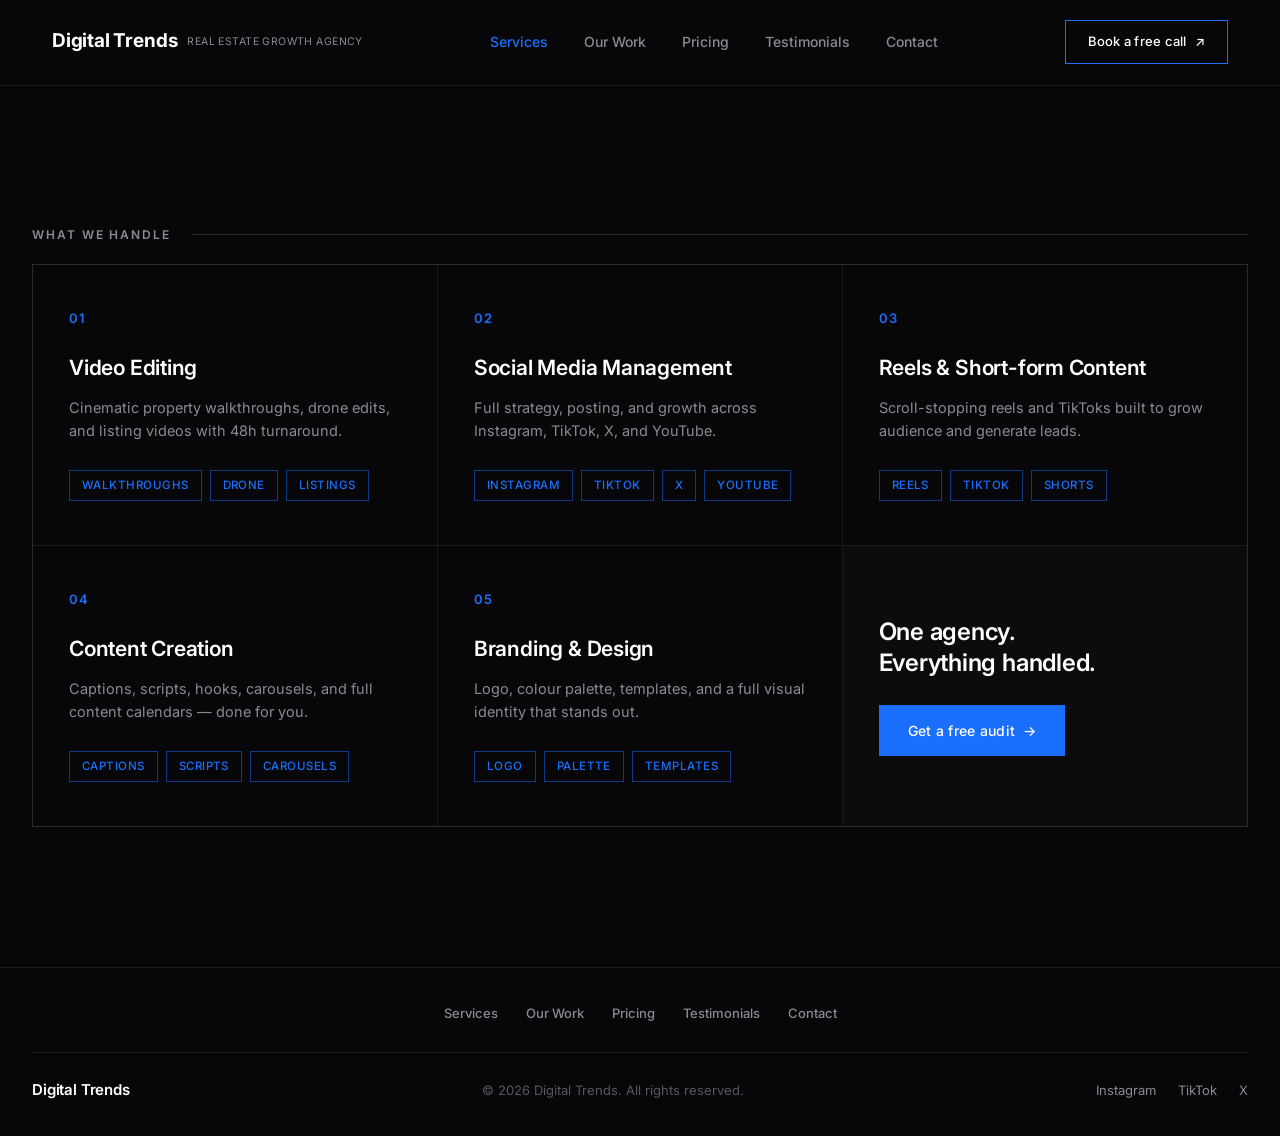
<file: services/index.html>
<!DOCTYPE html>
<html lang="en">
<head>
<meta charset="UTF-8">
<meta name="viewport" content="width=device-width, initial-scale=1.0">
<title>Services — Digital Trends</title>
<meta name="description" content="Video editing, social media management, reels & short-form content, content creation, and branding & design — everything handled for real estate agents.">
<link rel="preconnect" href="https://fonts.googleapis.com">
<link rel="preconnect" href="https://fonts.gstatic.com" crossorigin>
<link href="https://fonts.googleapis.com/css2?family=Inter:wght@300;400;500;600;700&display=swap" rel="stylesheet">
<link rel="stylesheet" href="/styles.css">
</head>
<body>

<!-- NAVBAR -->
<header class="navbar" id="navbar">
  <div class="nav-inner">
    <a href="/" class="logo">
      <span class="logo-text">Digital Trends</span>
      <span class="logo-sub">Real estate growth agency</span>
    </a>
    <nav class="nav-links">
      <a href="/services" class="active">Services</a>
      <a href="/our-work">Our Work</a>
      <a href="/pricing">Pricing</a>
      <a href="/testimonials">Testimonials</a>
      <a href="/contact">Contact</a>
    </nav>
    <a href="/contact" class="btn btn-outline nav-cta">Book a free call <span class="arrow">↗</span></a>
    <button class="menu-toggle" id="menuToggle" aria-label="Toggle menu">
      <span></span><span></span><span></span>
    </button>
  </div>
  <div class="mobile-menu" id="mobileMenu">
    <a href="/services" class="active">Services</a>
    <a href="/our-work">Our Work</a>
    <a href="/pricing">Pricing</a>
    <a href="/testimonials">Testimonials</a>
    <a href="/contact">Contact</a>
    <a href="/contact" class="btn btn-outline">Book a free call <span class="arrow">↗</span></a>
  </div>
</header>

<!-- SERVICES -->
<section class="section" id="services">
  <div class="section-inner">
    <p class="section-label">What we handle<span class="label-line"></span></p>
    <div class="services-grid">

      <div class="card service-card reveal">
        <span class="service-num">01</span>
        <h3>Video Editing</h3>
        <p>Cinematic property walkthroughs, drone edits, and listing videos with 48h turnaround.</p>
        <div class="chips">
          <span class="chip">Walkthroughs</span>
          <span class="chip">Drone</span>
          <span class="chip">Listings</span>
        </div>
      </div>

      <div class="card service-card reveal">
        <span class="service-num">02</span>
        <h3>Social Media Management</h3>
        <p>Full strategy, posting, and growth across Instagram, TikTok, X, and YouTube.</p>
        <div class="chips">
          <span class="chip">Instagram</span>
          <span class="chip">TikTok</span>
          <span class="chip">X</span>
          <span class="chip">YouTube</span>
        </div>
      </div>

      <div class="card service-card reveal">
        <span class="service-num">03</span>
        <h3>Reels &amp; Short-form Content</h3>
        <p>Scroll-stopping reels and TikToks built to grow audience and generate leads.</p>
        <div class="chips">
          <span class="chip">Reels</span>
          <span class="chip">TikTok</span>
          <span class="chip">Shorts</span>
        </div>
      </div>

      <div class="card service-card reveal">
        <span class="service-num">04</span>
        <h3>Content Creation</h3>
        <p>Captions, scripts, hooks, carousels, and full content calendars — done for you.</p>
        <div class="chips">
          <span class="chip">Captions</span>
          <span class="chip">Scripts</span>
          <span class="chip">Carousels</span>
        </div>
      </div>

      <div class="card service-card reveal">
        <span class="service-num">05</span>
        <h3>Branding &amp; Design</h3>
        <p>Logo, colour palette, templates, and a full visual identity that stands out.</p>
        <div class="chips">
          <span class="chip">Logo</span>
          <span class="chip">Palette</span>
          <span class="chip">Templates</span>
        </div>
      </div>

      <div class="card cta-card reveal">
        <h3>One agency.<br>Everything handled.</h3>
        <a href="/contact" class="btn btn-solid">Get a free audit <span class="arrow">→</span></a>
      </div>

    </div>
  </div>
</section>

<!-- FOOTER -->
<footer class="footer">
  <div class="footer-links">
    <a href="/services">Services</a>
    <a href="/our-work">Our Work</a>
    <a href="/pricing">Pricing</a>
    <a href="/testimonials">Testimonials</a>
    <a href="/contact">Contact</a>
  </div>
  <div class="footer-inner">
    <a href="/" class="logo footer-logo">
      <span class="logo-text">Digital Trends</span>
    </a>
    <p class="footer-copy">&copy; 2026 Digital Trends. All rights reserved.</p>
    <div class="footer-socials">
      <a href="#" target="_blank" rel="noopener">Instagram</a>
      <a href="#" target="_blank" rel="noopener">TikTok</a>
      <a href="#" target="_blank" rel="noopener">X</a>
    </div>
  </div>
</footer>

<script src="/script.js"></script>
</body>
</html>
</file>
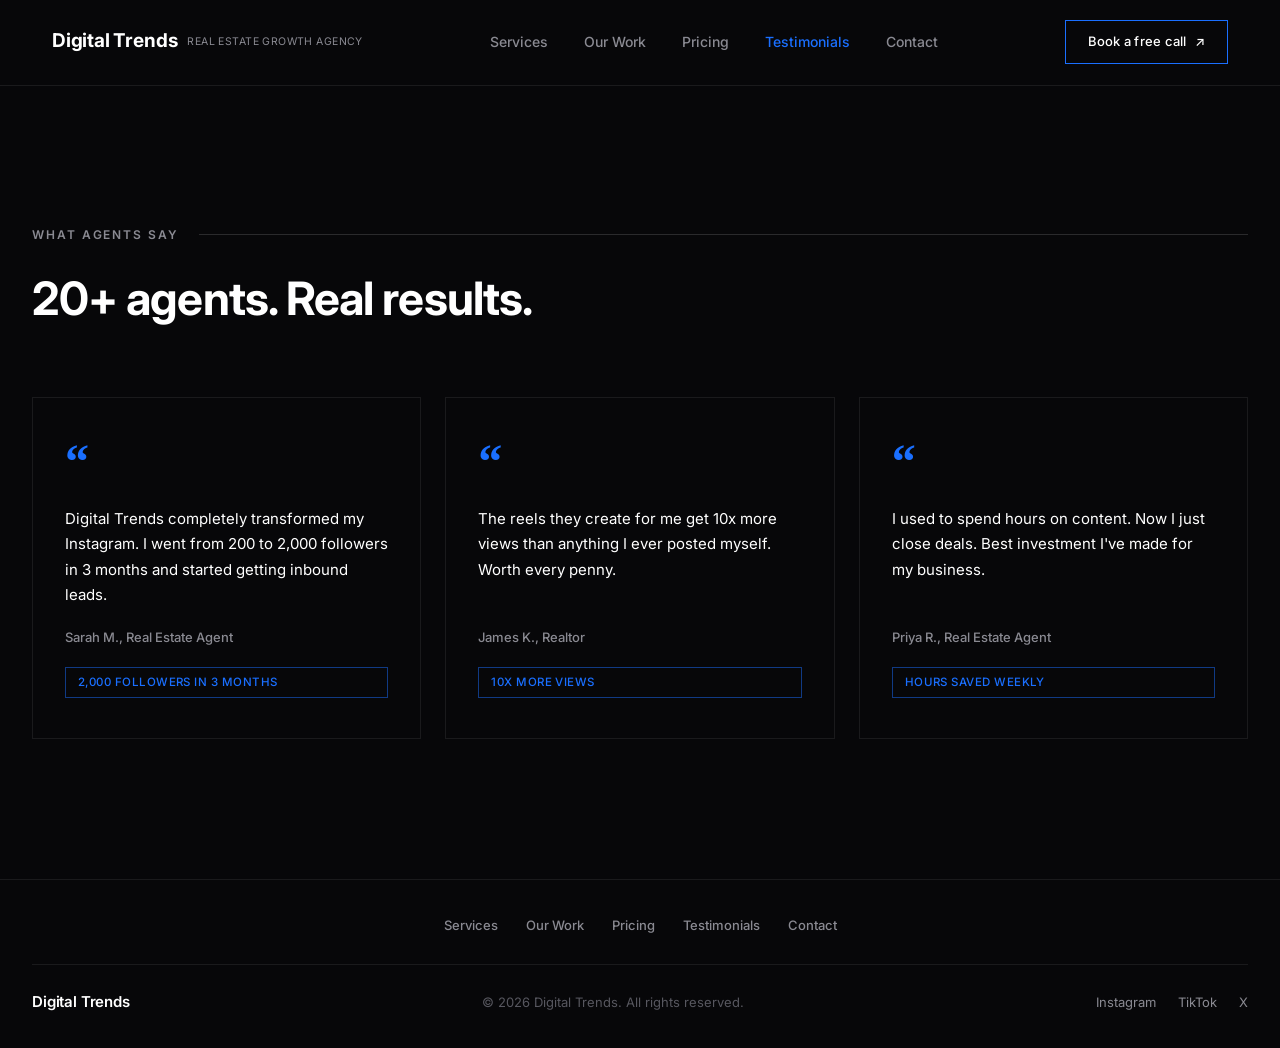
<file: testimonials/index.html>
<!DOCTYPE html>
<html lang="en">
<head>
<meta charset="UTF-8">
<meta name="viewport" content="width=device-width, initial-scale=1.0">
<title>Testimonials — Digital Trends</title>
<meta name="description" content="Hear from the 20+ real estate agents Digital Trends has helped grow their social media, video, and content presence.">
<link rel="preconnect" href="https://fonts.googleapis.com">
<link rel="preconnect" href="https://fonts.gstatic.com" crossorigin>
<link href="https://fonts.googleapis.com/css2?family=Inter:wght@300;400;500;600;700&display=swap" rel="stylesheet">
<link rel="stylesheet" href="/styles.css">
</head>
<body>

<!-- NAVBAR -->
<header class="navbar" id="navbar">
  <div class="nav-inner">
    <a href="/" class="logo">
      <span class="logo-text">Digital Trends</span>
      <span class="logo-sub">Real estate growth agency</span>
    </a>
    <nav class="nav-links">
      <a href="/services">Services</a>
      <a href="/our-work">Our Work</a>
      <a href="/pricing">Pricing</a>
      <a href="/testimonials" class="active">Testimonials</a>
      <a href="/contact">Contact</a>
    </nav>
    <a href="/contact" class="btn btn-outline nav-cta">Book a free call <span class="arrow">↗</span></a>
    <button class="menu-toggle" id="menuToggle" aria-label="Toggle menu">
      <span></span><span></span><span></span>
    </button>
  </div>
  <div class="mobile-menu" id="mobileMenu">
    <a href="/services">Services</a>
    <a href="/our-work">Our Work</a>
    <a href="/pricing">Pricing</a>
    <a href="/testimonials" class="active">Testimonials</a>
    <a href="/contact">Contact</a>
    <a href="/contact" class="btn btn-outline">Book a free call <span class="arrow">↗</span></a>
  </div>
</header>

<!-- TESTIMONIALS -->
<section class="section" id="testimonials">
  <div class="section-inner">
    <p class="section-label">What agents say<span class="label-line"></span></p>
    <h2 class="section-headline reveal">20+ agents. Real results.</h2>

    <div class="testimonial-grid">
      <div class="testimonial-card reveal">
        <span class="quote-mark">&ldquo;</span>
        <p class="testimonial-text">Digital Trends completely transformed my Instagram. I went from 200 to 2,000 followers in 3 months and started getting inbound leads.</p>
        <p class="testimonial-name">Sarah M., Real Estate Agent</p>
        <span class="chip">2,000 followers in 3 months</span>
      </div>

      <div class="testimonial-card reveal">
        <span class="quote-mark">&ldquo;</span>
        <p class="testimonial-text">The reels they create for me get 10x more views than anything I ever posted myself. Worth every penny.</p>
        <p class="testimonial-name">James K., Realtor</p>
        <span class="chip">10x more views</span>
      </div>

      <div class="testimonial-card reveal">
        <span class="quote-mark">&ldquo;</span>
        <p class="testimonial-text">I used to spend hours on content. Now I just close deals. Best investment I've made for my business.</p>
        <p class="testimonial-name">Priya R., Real Estate Agent</p>
        <span class="chip">Hours saved weekly</span>
      </div>
    </div>
  </div>
</section>

<!-- FOOTER -->
<footer class="footer">
  <div class="footer-links">
    <a href="/services">Services</a>
    <a href="/our-work">Our Work</a>
    <a href="/pricing">Pricing</a>
    <a href="/testimonials">Testimonials</a>
    <a href="/contact">Contact</a>
  </div>
  <div class="footer-inner">
    <a href="/" class="logo footer-logo">
      <span class="logo-text">Digital Trends</span>
    </a>
    <p class="footer-copy">&copy; 2026 Digital Trends. All rights reserved.</p>
    <div class="footer-socials">
      <a href="#" target="_blank" rel="noopener">Instagram</a>
      <a href="#" target="_blank" rel="noopener">TikTok</a>
      <a href="#" target="_blank" rel="noopener">X</a>
    </div>
  </div>
</footer>

<script src="/script.js"></script>
</body>
</html>
</file>
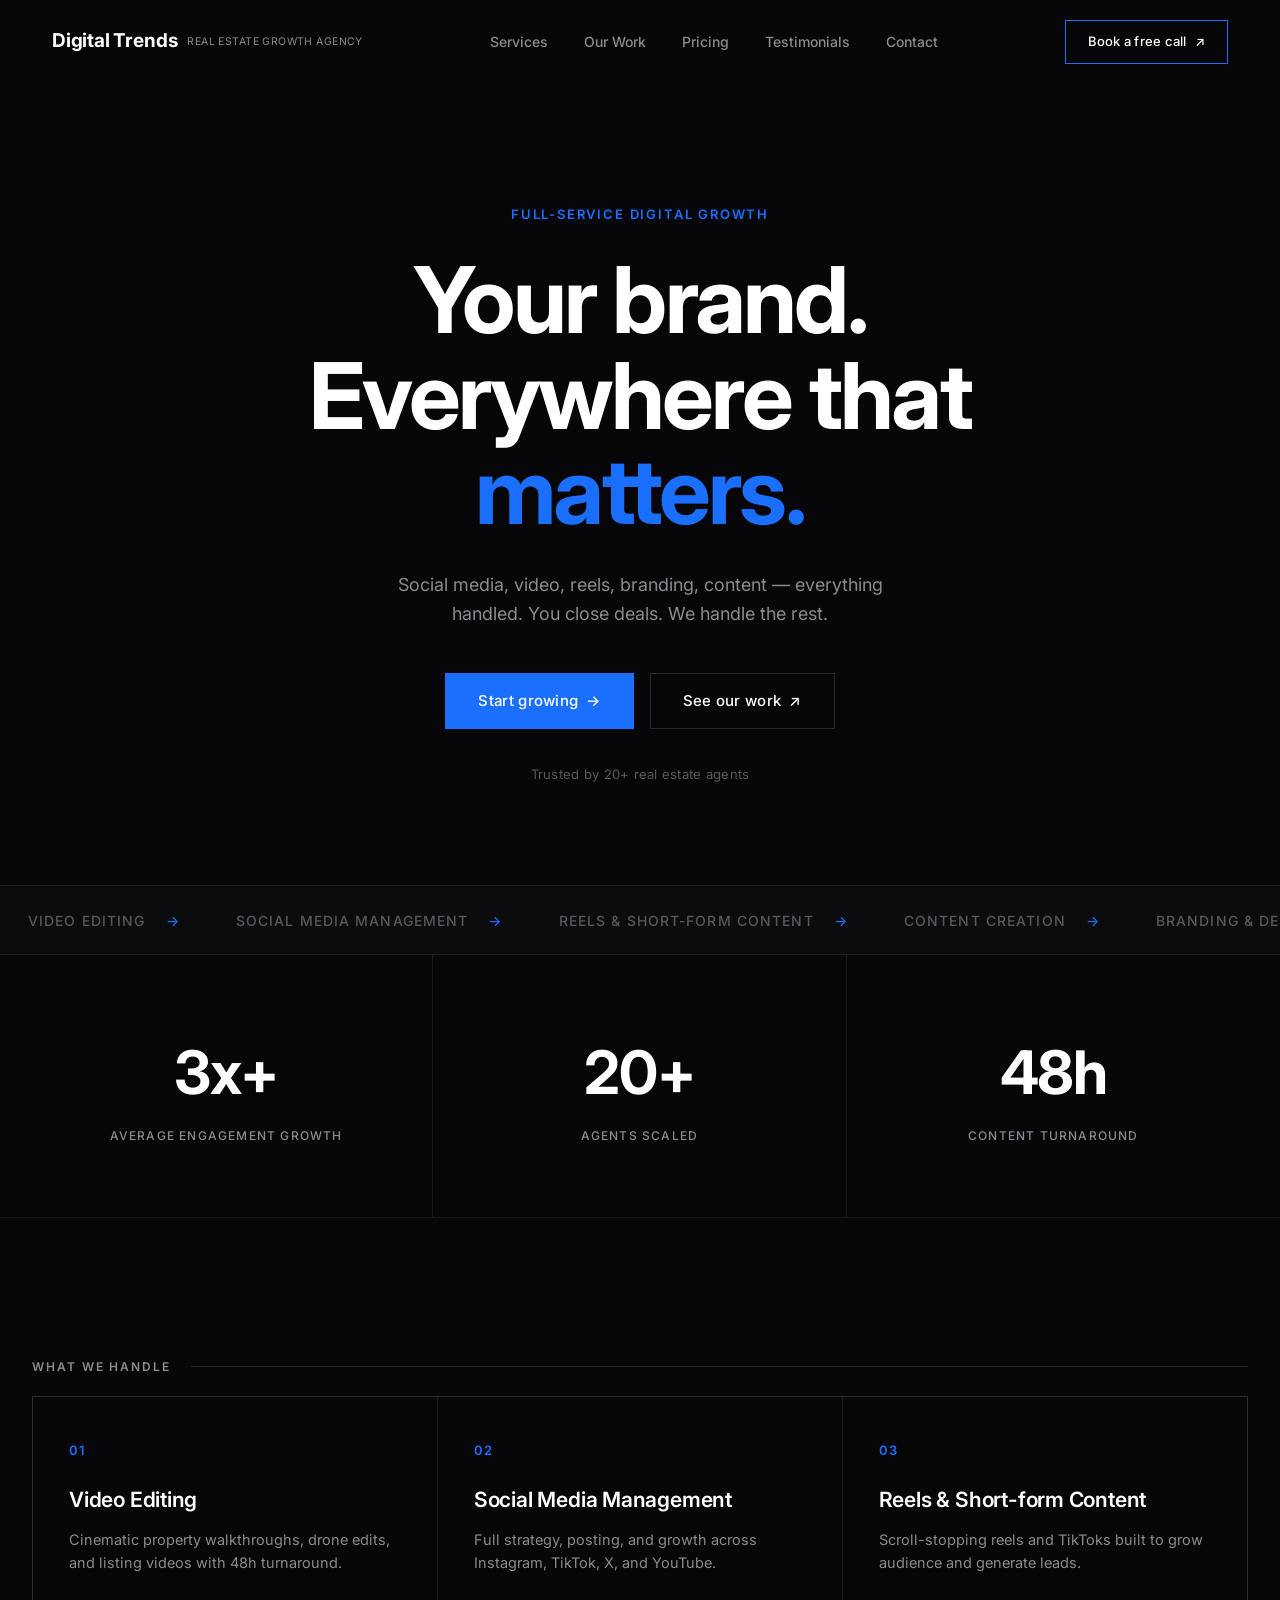
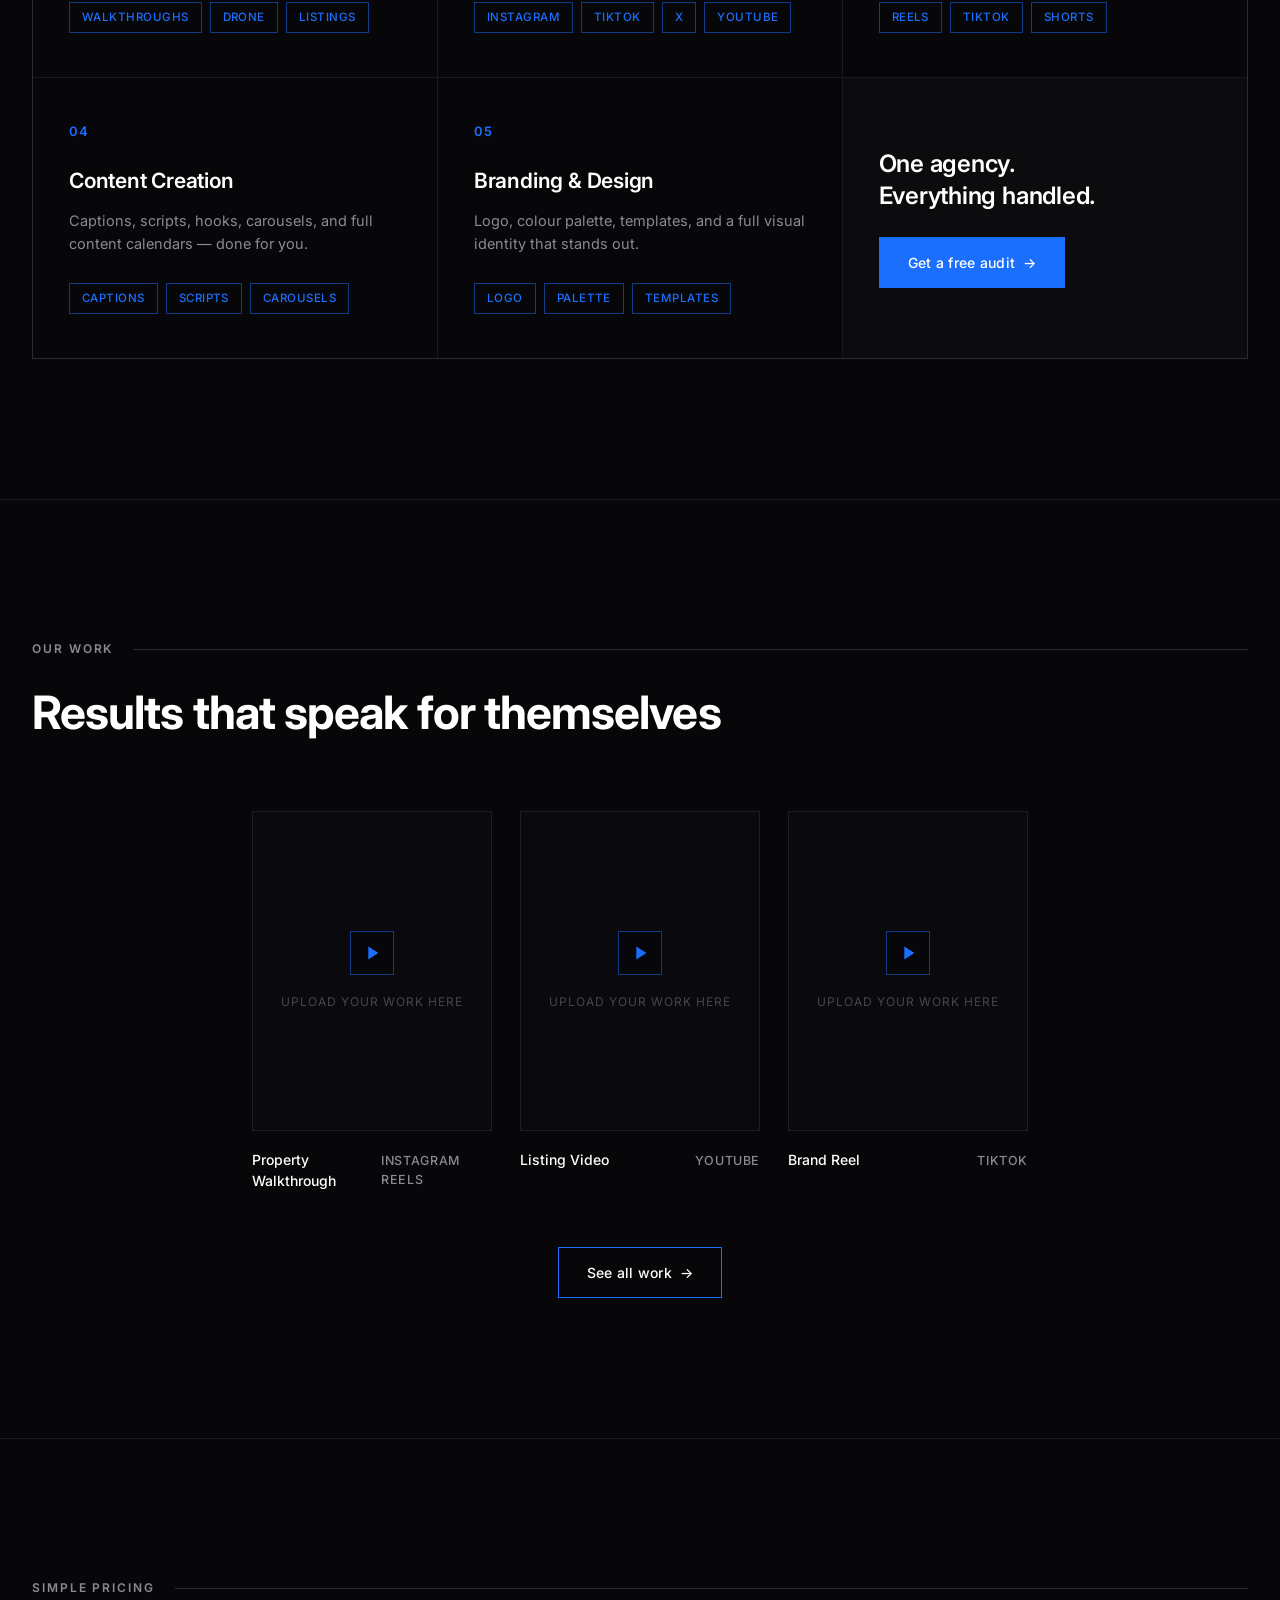
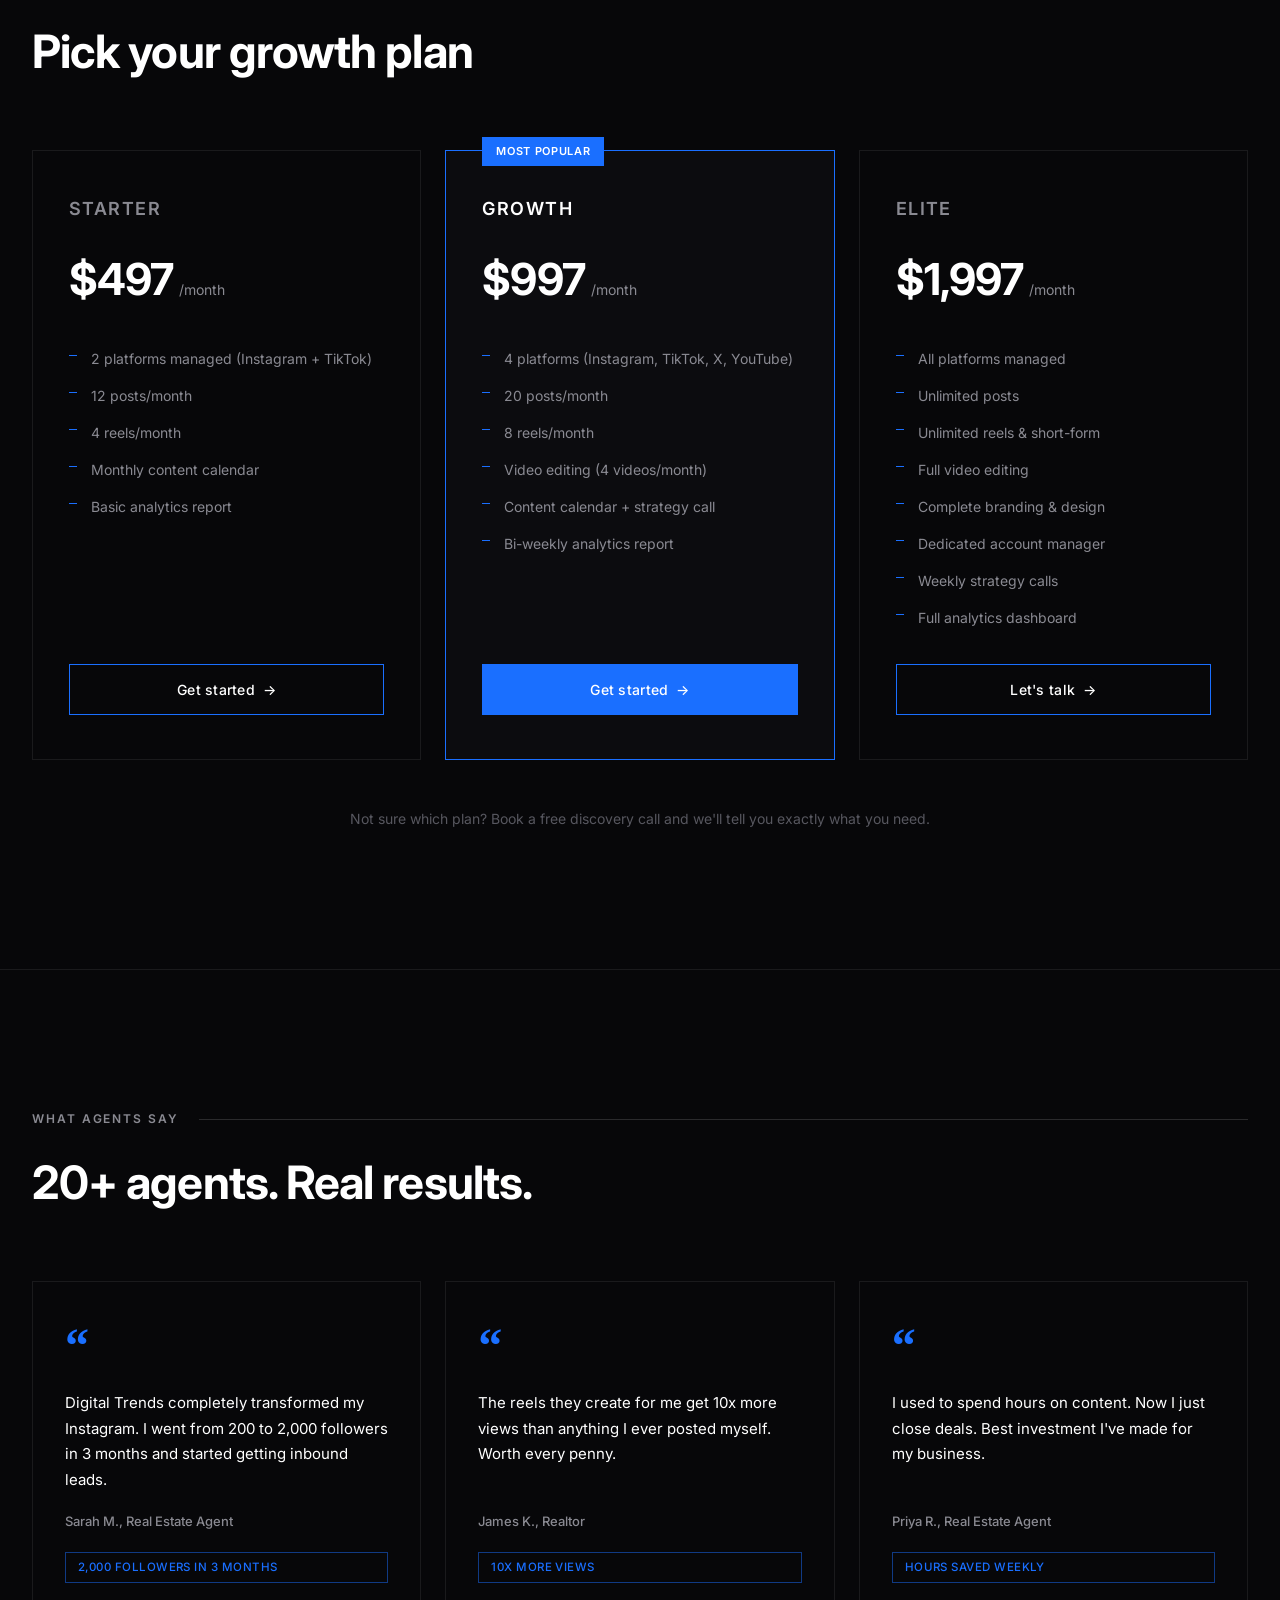
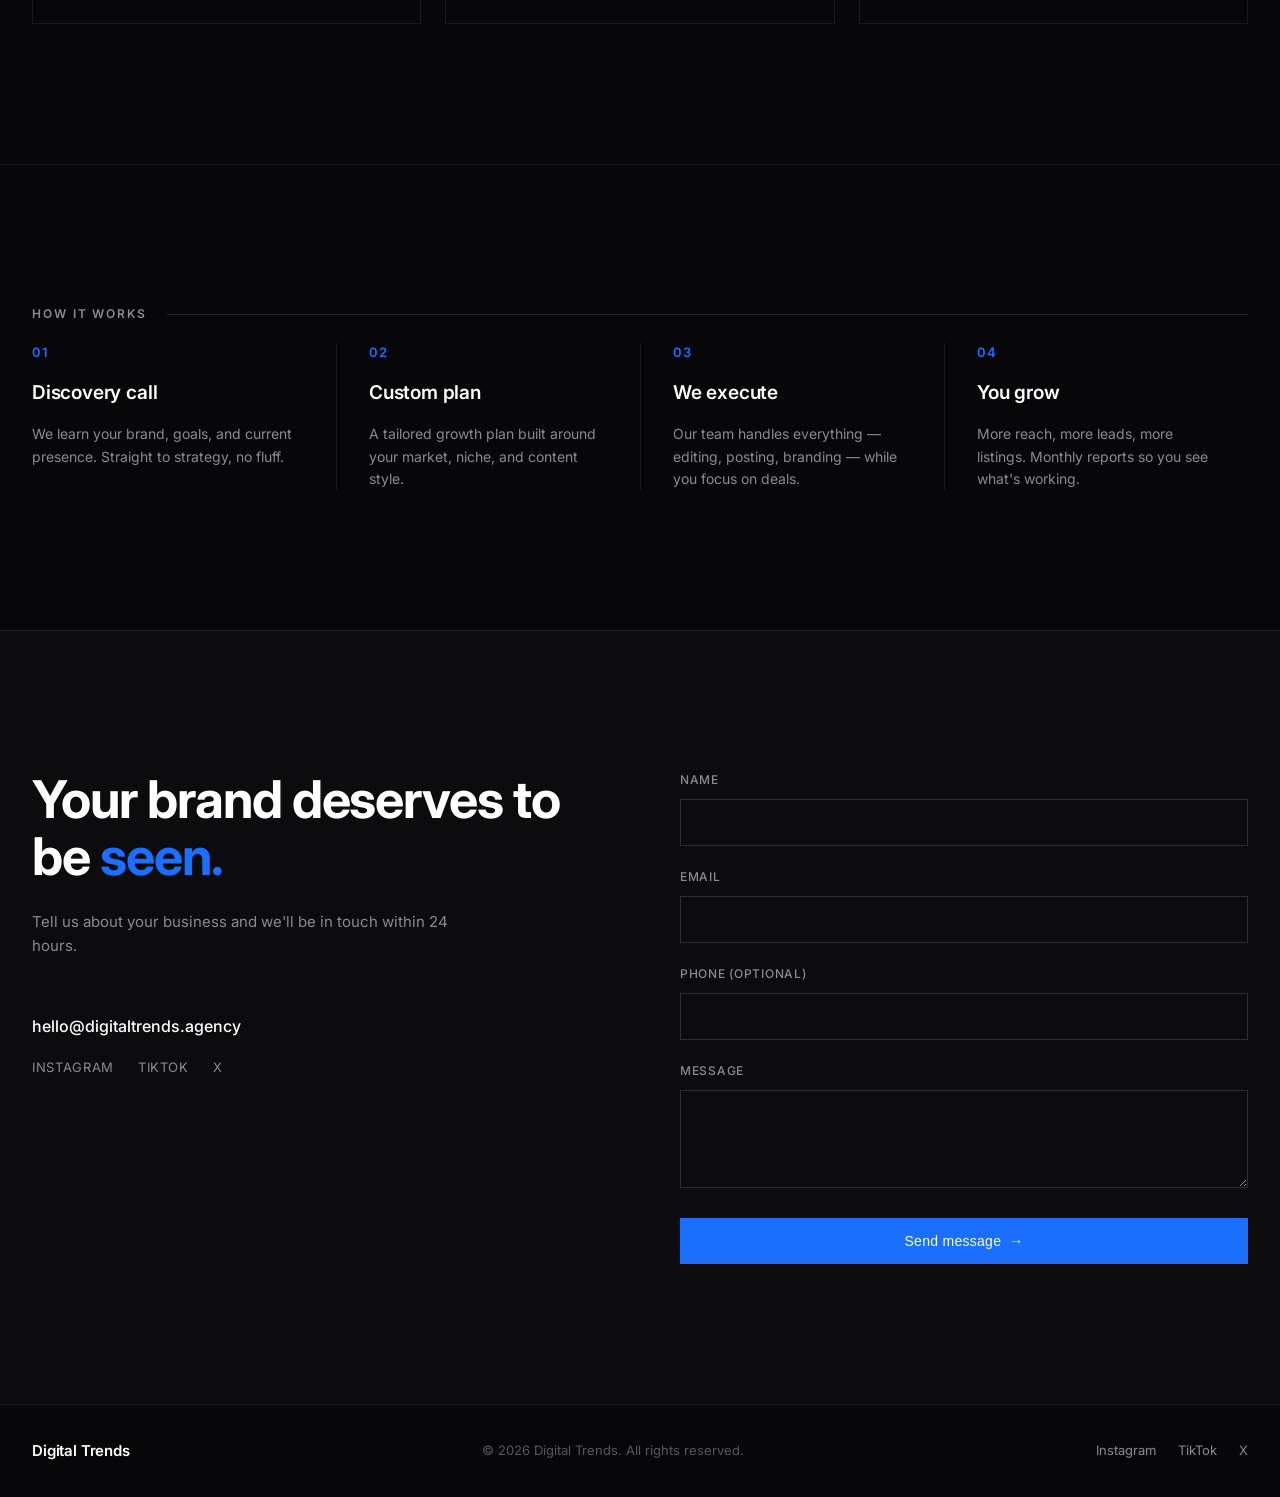
<file: index (10).html>
<!DOCTYPE html>
<html lang="en">
<head>
<meta charset="UTF-8">
<meta name="viewport" content="width=device-width, initial-scale=1.0">
<title>Digital Trends — Real Estate Growth Agency</title>
<meta name="description" content="Digital Trends is a full-service digital marketing agency exclusively for real estate agents. Video editing, social media management, reels, content creation, and branding.">
<link rel="preconnect" href="https://fonts.googleapis.com">
<link rel="preconnect" href="https://fonts.gstatic.com" crossorigin>
<link href="https://fonts.googleapis.com/css2?family=Inter:wght@300;400;500;600;700&display=swap" rel="stylesheet">
<link rel="stylesheet" href="styles.css">
</head>
<body>

<!-- NAVBAR -->
<header class="navbar" id="navbar">
  <div class="nav-inner">
    <a href="#" class="logo">
      <span class="logo-text">Digital Trends</span>
      <span class="logo-sub">Real estate growth agency</span>
    </a>
    <nav class="nav-links">
      <a href="#services">Services</a>
      <a href="#work">Our Work</a>
      <a href="#pricing">Pricing</a>
      <a href="#testimonials">Testimonials</a>
      <a href="#contact">Contact</a>
    </nav>
    <a href="#contact" class="btn btn-outline nav-cta">Book a free call <span class="arrow">↗</span></a>
    <button class="menu-toggle" id="menuToggle" aria-label="Toggle menu">
      <span></span><span></span><span></span>
    </button>
  </div>
  <div class="mobile-menu" id="mobileMenu">
    <a href="#services">Services</a>
    <a href="#work">Our Work</a>
    <a href="#pricing">Pricing</a>
    <a href="#testimonials">Testimonials</a>
    <a href="#contact">Contact</a>
    <a href="#contact" class="btn btn-outline">Book a free call <span class="arrow">↗</span></a>
  </div>
</header>

<!-- HERO -->
<section class="hero">
  <div class="hero-inner">
    <p class="eyebrow reveal">Full-service digital growth</p>
    <h1 class="hero-headline reveal">
      <span>Your brand.</span>
      <span>Everywhere that</span>
      <span class="accent">matters.</span>
    </h1>
    <p class="hero-sub reveal">Social media, video, reels, branding, content — everything handled. You close deals. We handle the rest.</p>
    <div class="hero-actions reveal">
      <a href="#contact" class="btn btn-solid">Start growing <span class="arrow">→</span></a>
      <a href="#work" class="btn btn-ghost">See our work <span class="arrow">↗</span></a>
    </div>
    <p class="hero-proof reveal">Trusted by 20+ real estate agents</p>
  </div>
</section>

<!-- TICKER -->
<div class="ticker-bar">
  <div class="ticker-track" id="tickerTrack">
    <!-- filled by JS, duplicated content for seamless loop -->
  </div>
</div>

<!-- STATS -->
<section class="stats">
  <div class="stat-item">
    <span class="stat-number" data-count="3" data-suffix="x+">0x+</span>
    <span class="stat-label">Average engagement growth</span>
  </div>
  <div class="stat-item">
    <span class="stat-number" data-count="20" data-suffix="+">0+</span>
    <span class="stat-label">Agents scaled</span>
  </div>
  <div class="stat-item">
    <span class="stat-number" data-count="48" data-suffix="h">0h</span>
    <span class="stat-label">Content turnaround</span>
  </div>
</section>

<!-- SERVICES -->
<section class="section" id="services">
  <div class="section-inner">
    <p class="section-label">What we handle<span class="label-line"></span></p>
    <div class="services-grid">

      <div class="card service-card reveal">
        <span class="service-num">01</span>
        <h3>Video Editing</h3>
        <p>Cinematic property walkthroughs, drone edits, and listing videos with 48h turnaround.</p>
        <div class="chips">
          <span class="chip">Walkthroughs</span>
          <span class="chip">Drone</span>
          <span class="chip">Listings</span>
        </div>
      </div>

      <div class="card service-card reveal">
        <span class="service-num">02</span>
        <h3>Social Media Management</h3>
        <p>Full strategy, posting, and growth across Instagram, TikTok, X, and YouTube.</p>
        <div class="chips">
          <span class="chip">Instagram</span>
          <span class="chip">TikTok</span>
          <span class="chip">X</span>
          <span class="chip">YouTube</span>
        </div>
      </div>

      <div class="card service-card reveal">
        <span class="service-num">03</span>
        <h3>Reels &amp; Short-form Content</h3>
        <p>Scroll-stopping reels and TikToks built to grow audience and generate leads.</p>
        <div class="chips">
          <span class="chip">Reels</span>
          <span class="chip">TikTok</span>
          <span class="chip">Shorts</span>
        </div>
      </div>

      <div class="card service-card reveal">
        <span class="service-num">04</span>
        <h3>Content Creation</h3>
        <p>Captions, scripts, hooks, carousels, and full content calendars — done for you.</p>
        <div class="chips">
          <span class="chip">Captions</span>
          <span class="chip">Scripts</span>
          <span class="chip">Carousels</span>
        </div>
      </div>

      <div class="card service-card reveal">
        <span class="service-num">05</span>
        <h3>Branding &amp; Design</h3>
        <p>Logo, colour palette, templates, and a full visual identity that stands out.</p>
        <div class="chips">
          <span class="chip">Logo</span>
          <span class="chip">Palette</span>
          <span class="chip">Templates</span>
        </div>
      </div>

      <div class="card cta-card reveal">
        <h3>One agency.<br>Everything handled.</h3>
        <a href="#contact" class="btn btn-solid">Get a free audit <span class="arrow">→</span></a>
      </div>

    </div>
  </div>
</section>

<!-- OUR WORK -->
<section class="section" id="work">
  <div class="section-inner">
    <p class="section-label">Our work<span class="label-line"></span></p>
    <h2 class="section-headline reveal">Results that speak for themselves</h2>

    <div class="work-grid">
      <div class="work-card reveal">
        <div class="work-thumb">
          <div class="play-btn">
            <svg viewBox="0 0 24 24" width="22" height="22"><path d="M8 5v14l11-7z" fill="currentColor"/></svg>
          </div>
          <span class="work-upload-note">Upload your work here</span>
        </div>
        <div class="work-meta">
          <span>Property Walkthrough</span>
          <span class="work-platform">Instagram Reels</span>
        </div>
      </div>

      <div class="work-card reveal">
        <div class="work-thumb">
          <div class="play-btn">
            <svg viewBox="0 0 24 24" width="22" height="22"><path d="M8 5v14l11-7z" fill="currentColor"/></svg>
          </div>
          <span class="work-upload-note">Upload your work here</span>
        </div>
        <div class="work-meta">
          <span>Listing Video</span>
          <span class="work-platform">YouTube</span>
        </div>
      </div>

      <div class="work-card reveal">
        <div class="work-thumb">
          <div class="play-btn">
            <svg viewBox="0 0 24 24" width="22" height="22"><path d="M8 5v14l11-7z" fill="currentColor"/></svg>
          </div>
          <span class="work-upload-note">Upload your work here</span>
        </div>
        <div class="work-meta">
          <span>Brand Reel</span>
          <span class="work-platform">TikTok</span>
        </div>
      </div>
    </div>

    <div class="work-cta reveal">
      <a href="#" class="btn btn-outline">See all work <span class="arrow">→</span></a>
    </div>
  </div>
</section>

<!-- PRICING -->
<section class="section" id="pricing">
  <div class="section-inner">
    <p class="section-label">Simple pricing<span class="label-line"></span></p>
    <h2 class="section-headline reveal">Pick your growth plan</h2>

    <div class="pricing-grid">

      <div class="price-card reveal">
        <h3>Starter</h3>
        <p class="price"><span class="price-amount">$497</span><span class="price-period">/month</span></p>
        <ul class="price-features">
          <li>2 platforms managed (Instagram + TikTok)</li>
          <li>12 posts/month</li>
          <li>4 reels/month</li>
          <li>Monthly content calendar</li>
          <li>Basic analytics report</li>
        </ul>
        <a href="#contact" class="btn btn-outline price-btn">Get started <span class="arrow">→</span></a>
      </div>

      <div class="price-card price-card-highlight reveal">
        <span class="badge">Most popular</span>
        <h3>Growth</h3>
        <p class="price"><span class="price-amount">$997</span><span class="price-period">/month</span></p>
        <ul class="price-features">
          <li>4 platforms (Instagram, TikTok, X, YouTube)</li>
          <li>20 posts/month</li>
          <li>8 reels/month</li>
          <li>Video editing (4 videos/month)</li>
          <li>Content calendar + strategy call</li>
          <li>Bi-weekly analytics report</li>
        </ul>
        <a href="#contact" class="btn btn-solid price-btn">Get started <span class="arrow">→</span></a>
      </div>

      <div class="price-card reveal">
        <h3>Elite</h3>
        <p class="price"><span class="price-amount">$1,997</span><span class="price-period">/month</span></p>
        <ul class="price-features">
          <li>All platforms managed</li>
          <li>Unlimited posts</li>
          <li>Unlimited reels &amp; short-form</li>
          <li>Full video editing</li>
          <li>Complete branding &amp; design</li>
          <li>Dedicated account manager</li>
          <li>Weekly strategy calls</li>
          <li>Full analytics dashboard</li>
        </ul>
        <a href="#contact" class="btn btn-outline price-btn">Let's talk <span class="arrow">→</span></a>
      </div>

    </div>

    <p class="pricing-note reveal">Not sure which plan? Book a free discovery call and we'll tell you exactly what you need.</p>
  </div>
</section>

<!-- TESTIMONIALS -->
<section class="section" id="testimonials">
  <div class="section-inner">
    <p class="section-label">What agents say<span class="label-line"></span></p>
    <h2 class="section-headline reveal">20+ agents. Real results.</h2>

    <div class="testimonial-grid">
      <div class="testimonial-card reveal">
        <span class="quote-mark">&ldquo;</span>
        <p class="testimonial-text">Digital Trends completely transformed my Instagram. I went from 200 to 2,000 followers in 3 months and started getting inbound leads.</p>
        <p class="testimonial-name">Sarah M., Real Estate Agent</p>
        <span class="chip">2,000 followers in 3 months</span>
      </div>

      <div class="testimonial-card reveal">
        <span class="quote-mark">&ldquo;</span>
        <p class="testimonial-text">The reels they create for me get 10x more views than anything I ever posted myself. Worth every penny.</p>
        <p class="testimonial-name">James K., Realtor</p>
        <span class="chip">10x more views</span>
      </div>

      <div class="testimonial-card reveal">
        <span class="quote-mark">&ldquo;</span>
        <p class="testimonial-text">I used to spend hours on content. Now I just close deals. Best investment I've made for my business.</p>
        <p class="testimonial-name">Priya R., Real Estate Agent</p>
        <span class="chip">Hours saved weekly</span>
      </div>
    </div>
  </div>
</section>

<!-- HOW IT WORKS -->
<section class="section" id="how-it-works">
  <div class="section-inner">
    <p class="section-label">How it works<span class="label-line"></span></p>

    <div class="steps-row">
      <div class="step reveal">
        <span class="step-num">01</span>
        <h3>Discovery call</h3>
        <p>We learn your brand, goals, and current presence. Straight to strategy, no fluff.</p>
      </div>
      <div class="step reveal">
        <span class="step-num">02</span>
        <h3>Custom plan</h3>
        <p>A tailored growth plan built around your market, niche, and content style.</p>
      </div>
      <div class="step reveal">
        <span class="step-num">03</span>
        <h3>We execute</h3>
        <p>Our team handles everything — editing, posting, branding — while you focus on deals.</p>
      </div>
      <div class="step reveal">
        <span class="step-num">04</span>
        <h3>You grow</h3>
        <p>More reach, more leads, more listings. Monthly reports so you see what's working.</p>
      </div>
    </div>
  </div>
</section>

<!-- CONTACT -->
<section class="contact-section" id="contact">
  <div class="contact-inner">
    <div class="contact-left reveal">
      <h2 class="contact-headline">Your brand deserves to be <span class="accent">seen.</span></h2>
      <p class="contact-sub">Tell us about your business and we'll be in touch within 24 hours.</p>
      <div class="contact-details">
        <a href="mailto:hello@digitaltrends.agency" class="contact-email">hello@digitaltrends.agency</a>
        <div class="contact-socials">
          <a href="#" target="_blank" rel="noopener">Instagram</a>
          <a href="#" target="_blank" rel="noopener">TikTok</a>
          <a href="#" target="_blank" rel="noopener">X</a>
        </div>
      </div>
    </div>

    <form class="contact-form reveal" id="contactForm">
      <div class="form-group">
        <label for="name">Name</label>
        <input type="text" id="name" name="name" required>
      </div>
      <div class="form-group">
        <label for="email">Email</label>
        <input type="email" id="email" name="email" required>
      </div>
      <div class="form-group">
        <label for="phone">Phone (optional)</label>
        <input type="tel" id="phone" name="phone">
      </div>
      <div class="form-group">
        <label for="message">Message</label>
        <textarea id="message" name="message" rows="4" required></textarea>
      </div>
      <button type="submit" class="btn btn-solid form-submit">Send message <span class="arrow">→</span></button>
      <p class="form-success" id="formSuccess">Thanks — we'll be in touch within 24 hours.</p>
    </form>
  </div>
</section>

<!-- FOOTER -->
<footer class="footer">
  <div class="footer-inner">
    <a href="#" class="logo footer-logo">
      <span class="logo-text">Digital Trends</span>
    </a>
    <p class="footer-copy">&copy; 2026 Digital Trends. All rights reserved.</p>
    <div class="footer-socials">
      <a href="#" target="_blank" rel="noopener">Instagram</a>
      <a href="#" target="_blank" rel="noopener">TikTok</a>
      <a href="#" target="_blank" rel="noopener">X</a>
    </div>
  </div>
</footer>

<script src="script.js"></script>
</body>
</html>
</file>
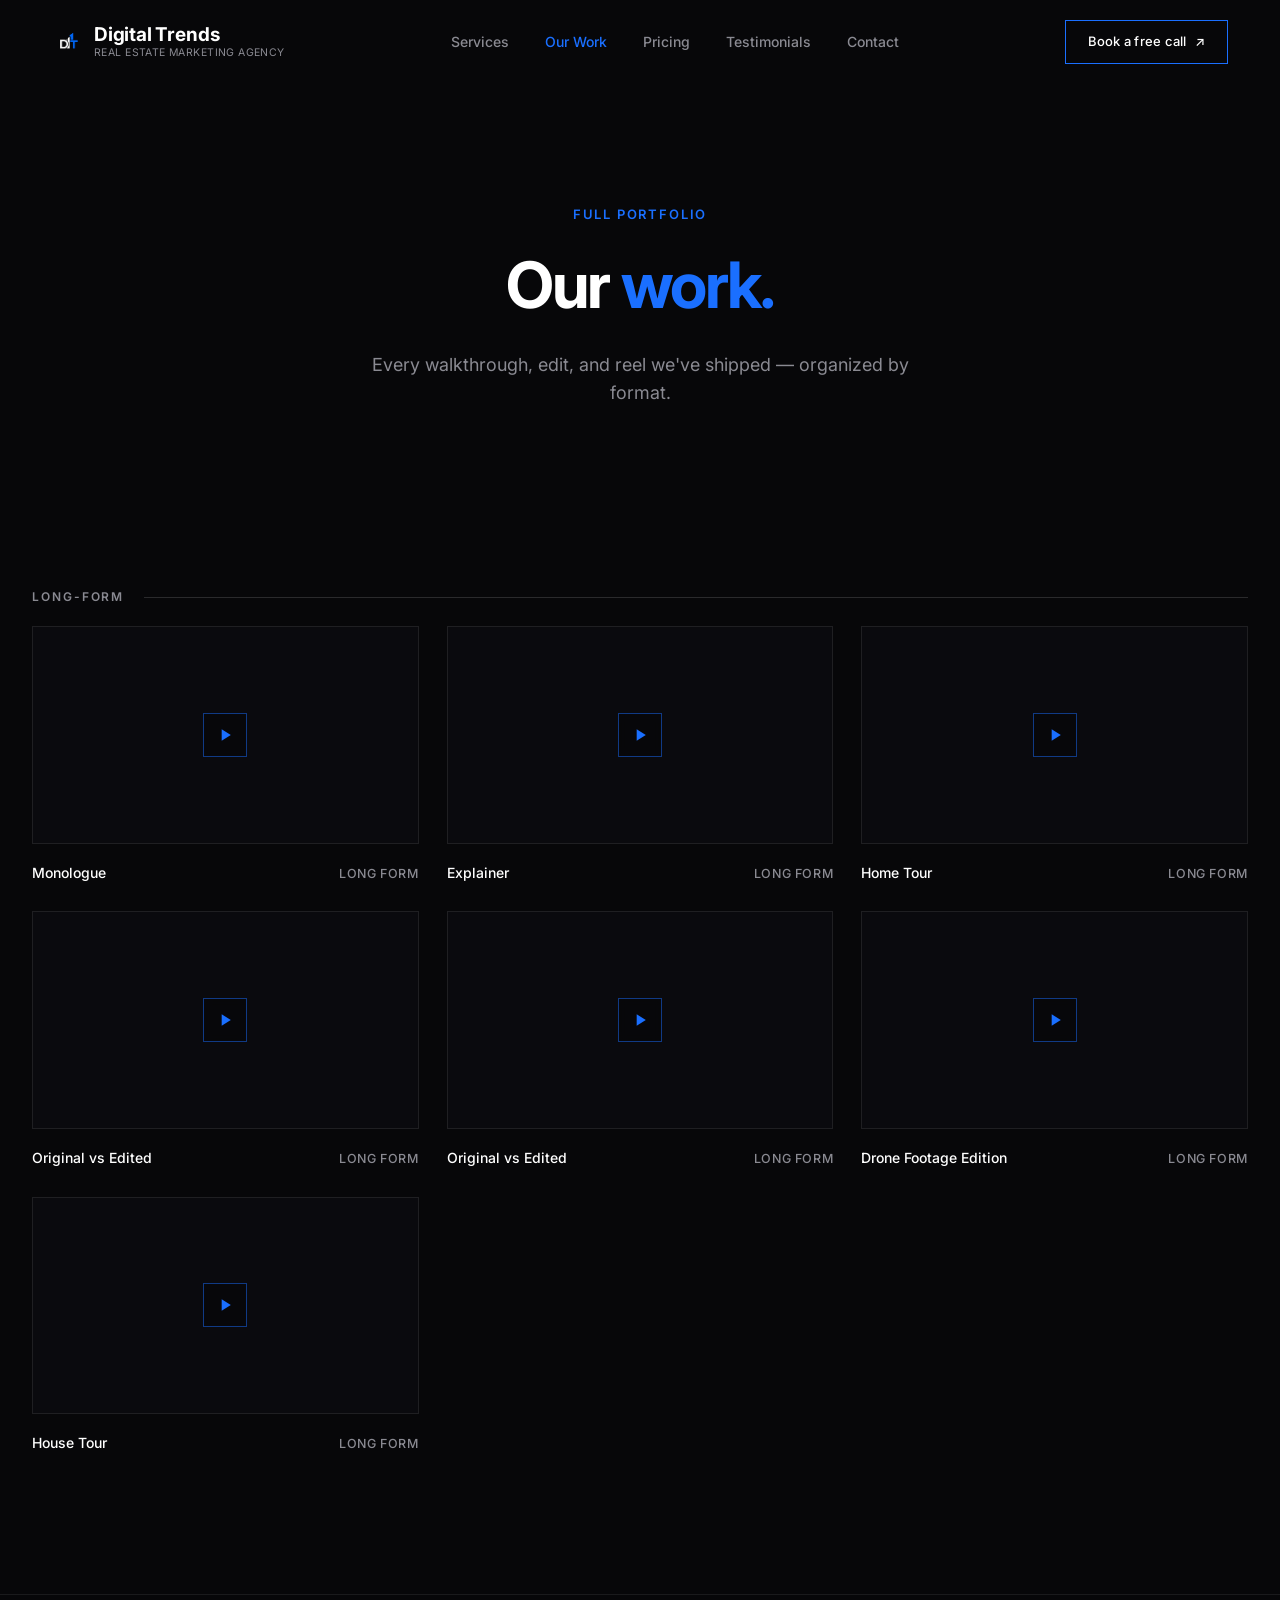
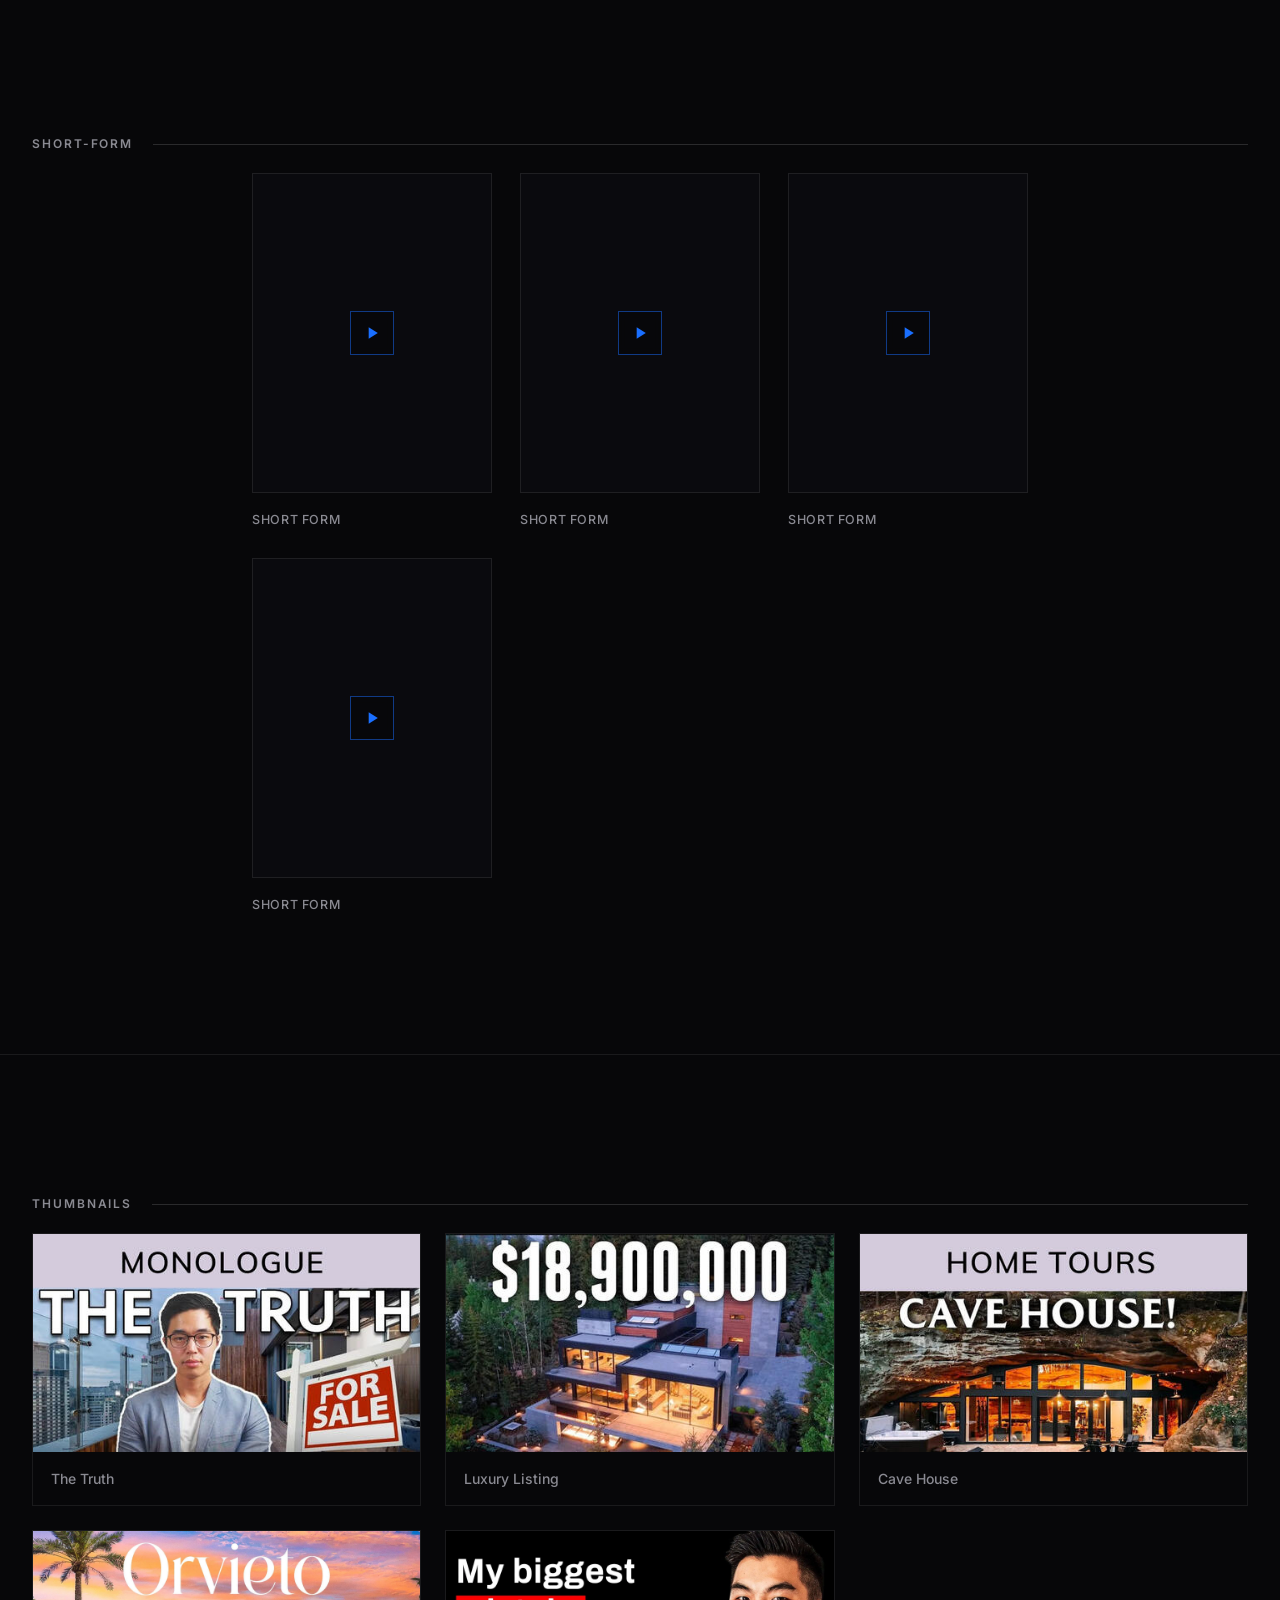
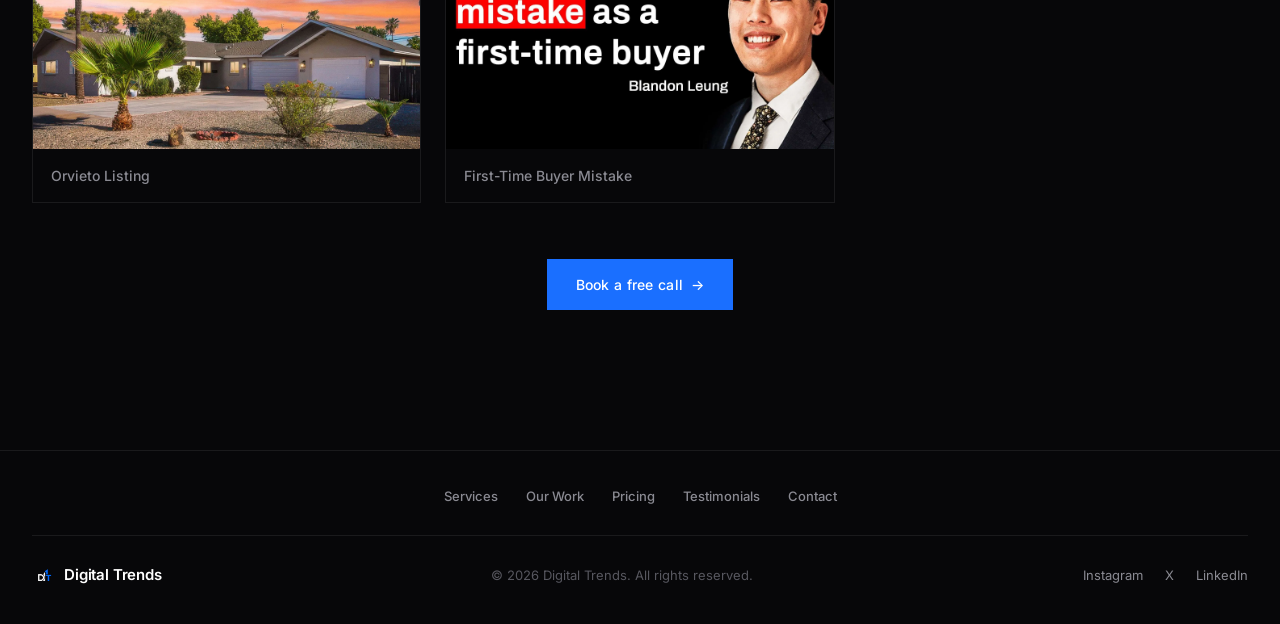
<file: our-work.html>
<!DOCTYPE html>
<html lang="en">
<head>
<meta charset="UTF-8">
<meta name="viewport" content="width=device-width, initial-scale=1.0">
<title>Our Work — Digital Trends</title>
<meta name="description" content="Full portfolio of video editing, walkthroughs, and short-form content from Digital Trends.">
<link rel="icon" type="image/png" href="/logo-transparent.png">
<link rel="preconnect" href="https://fonts.googleapis.com">
<link rel="preconnect" href="https://fonts.gstatic.com" crossorigin>
<link href="https://fonts.googleapis.com/css2?family=Inter:wght@300;400;500;600;700&display=swap" rel="stylesheet">
<link rel="stylesheet" href="/styles.css">
</head>
<body>

<!-- NAVBAR -->
<header class="navbar" id="navbar">
  <div class="nav-inner">
    <a href="/" class="logo">
      <img src="/logo-transparent.png" alt="Digital Trends logo" class="logo-mark">
      <span class="logo-text-group">
        <span class="logo-text">Digital Trends</span>
        <span class="logo-sub">Real estate marketing agency</span>
      </span>
    </a>
    <nav class="nav-links">
      <a href="/#services">Services</a>
      <a href="/our-work.html" class="active">Our Work</a>
      <a href="/#pricing">Pricing</a>
      <a href="/#testimonials">Testimonials</a>
      <a href="/#contact">Contact</a>
    </nav>
    <a href="/#contact" class="btn btn-outline nav-cta">Book a free call <span class="arrow">↗</span></a>
    <button class="menu-toggle" id="menuToggle" aria-label="Toggle menu">
      <span></span><span></span><span></span>
    </button>
  </div>
  <div class="mobile-menu" id="mobileMenu">
    <a href="/#services">Services</a>
    <a href="/our-work.html">Our Work</a>
    <a href="/#pricing">Pricing</a>
    <a href="/#testimonials">Testimonials</a>
    <a href="/#contact">Contact</a>
    <a href="/#contact" class="btn btn-outline">Book a free call <span class="arrow">↗</span></a>
  </div>
</header>

<!-- PAGE HEADER -->
<section class="hero" style="padding-bottom: 40px;">
  <div class="hero-inner">
    <p class="eyebrow reveal">Full portfolio</p>
    <h1 class="hero-headline reveal" style="font-size: clamp(36px, 6vw, 64px);">
      <span>Our <span class="accent">work.</span></span>
    </h1>
    <p class="hero-sub reveal">Every walkthrough, edit, and reel we've shipped — organized by format.</p>
  </div>
</section>

<!-- LONG FORM -->
<section class="section" id="long-form" style="border-top: none;">
  <div class="section-inner">
    <p class="section-label">Long-form<span class="label-line"></span></p>
    <div class="work-grid work-grid-landscape">

      <div class="work-card reveal">
        <div class="work-thumb work-thumb-landscape" style="background-image:url('https://img.youtube.com/vi/fi4NK1GwsSE/hqdefault.jpg')" onclick="dtLoadVideo(this,'fi4NK1GwsSE')">
          <div class="play-btn"><svg viewBox="0 0 24 24" width="20" height="20"><path d="M8 5v14l11-7z" fill="currentColor"/></svg></div>
        </div>
        <div class="work-meta">
          <span>Monologue</span>
          <span class="work-platform">Long Form</span>
        </div>
      </div>

      <div class="work-card reveal">
        <div class="work-thumb work-thumb-landscape" style="background-image:url('https://img.youtube.com/vi/wLvbdM75cHY/hqdefault.jpg')" onclick="dtLoadVideo(this,'wLvbdM75cHY')">
          <div class="play-btn"><svg viewBox="0 0 24 24" width="20" height="20"><path d="M8 5v14l11-7z" fill="currentColor"/></svg></div>
        </div>
        <div class="work-meta">
          <span>Explainer</span>
          <span class="work-platform">Long Form</span>
        </div>
      </div>

      <div class="work-card reveal">
        <div class="work-thumb work-thumb-landscape" style="background-image:url('https://img.youtube.com/vi/Q_lu_Rno0AE/hqdefault.jpg')" onclick="dtLoadVideo(this,'Q_lu_Rno0AE')">
          <div class="play-btn"><svg viewBox="0 0 24 24" width="20" height="20"><path d="M8 5v14l11-7z" fill="currentColor"/></svg></div>
        </div>
        <div class="work-meta">
          <span>Home Tour</span>
          <span class="work-platform">Long Form</span>
        </div>
      </div>

      <div class="work-card reveal">
        <div class="work-thumb work-thumb-landscape" style="background-image:url('https://img.youtube.com/vi/Td4HWaUN7Wo/hqdefault.jpg')" onclick="dtLoadVideo(this,'Td4HWaUN7Wo')">
          <div class="play-btn"><svg viewBox="0 0 24 24" width="20" height="20"><path d="M8 5v14l11-7z" fill="currentColor"/></svg></div>
        </div>
        <div class="work-meta">
          <span>Original vs Edited</span>
          <span class="work-platform">Long Form</span>
        </div>
      </div>

      <div class="work-card reveal">
        <div class="work-thumb work-thumb-landscape" style="background-image:url('https://img.youtube.com/vi/u5E0Rns1EhI/hqdefault.jpg')" onclick="dtLoadVideo(this,'u5E0Rns1EhI')">
          <div class="play-btn"><svg viewBox="0 0 24 24" width="20" height="20"><path d="M8 5v14l11-7z" fill="currentColor"/></svg></div>
        </div>
        <div class="work-meta">
          <span>Original vs Edited</span>
          <span class="work-platform">Long Form</span>
        </div>
      </div>

      <div class="work-card reveal">
        <div class="work-thumb work-thumb-landscape" style="background-image:url('https://img.youtube.com/vi/aWLTbC9oyNI/hqdefault.jpg')" onclick="dtLoadVideo(this,'aWLTbC9oyNI')">
          <div class="play-btn"><svg viewBox="0 0 24 24" width="20" height="20"><path d="M8 5v14l11-7z" fill="currentColor"/></svg></div>
        </div>
        <div class="work-meta">
          <span>Drone Footage Edition</span>
          <span class="work-platform">Long Form</span>
        </div>
      </div>

      <div class="work-card reveal">
        <div class="work-thumb work-thumb-landscape" style="background-image:url('https://img.youtube.com/vi/Ean4Mn7zc-U/hqdefault.jpg')" onclick="dtLoadVideo(this,'Ean4Mn7zc-U')">
          <div class="play-btn"><svg viewBox="0 0 24 24" width="20" height="20"><path d="M8 5v14l11-7z" fill="currentColor"/></svg></div>
        </div>
        <div class="work-meta">
          <span>House Tour</span>
          <span class="work-platform">Long Form</span>
        </div>
      </div>

    </div>
  </div>
</section>

<!-- SHORT FORM -->
<section class="section" id="short-form">
  <div class="section-inner">
    <p class="section-label">Short-form<span class="label-line"></span></p>
    <div class="work-grid">

      <div class="work-card reveal">
        <div class="work-thumb" style="background-image:url('https://img.youtube.com/vi/OPn2lEMlhB8/hqdefault.jpg')" onclick="dtLoadVideo(this,'OPn2lEMlhB8')">
          <div class="play-btn"><svg viewBox="0 0 24 24" width="20" height="20"><path d="M8 5v14l11-7z" fill="currentColor"/></svg></div>
        </div>
        <div class="work-meta">
          <span class="work-platform">Short Form</span>
        </div>
      </div>

      <div class="work-card reveal">
        <div class="work-thumb" style="background-image:url('https://img.youtube.com/vi/ysMcJxgSS9Y/hqdefault.jpg')" onclick="dtLoadVideo(this,'ysMcJxgSS9Y')">
          <div class="play-btn"><svg viewBox="0 0 24 24" width="20" height="20"><path d="M8 5v14l11-7z" fill="currentColor"/></svg></div>
        </div>
        <div class="work-meta">
          <span class="work-platform">Short Form</span>
        </div>
      </div>

      <div class="work-card reveal">
        <div class="work-thumb" style="background-image:url('https://img.youtube.com/vi/kUng3A5QJ70/hqdefault.jpg')" onclick="dtLoadVideo(this,'kUng3A5QJ70')">
          <div class="play-btn"><svg viewBox="0 0 24 24" width="20" height="20"><path d="M8 5v14l11-7z" fill="currentColor"/></svg></div>
        </div>
        <div class="work-meta">
          <span class="work-platform">Short Form</span>
        </div>
      </div>

      <div class="work-card reveal">
        <div class="work-thumb" style="background-image:url('https://img.youtube.com/vi/Egazi7YWL7o/hqdefault.jpg')" onclick="dtLoadVideo(this,'Egazi7YWL7o')">
          <div class="play-btn"><svg viewBox="0 0 24 24" width="20" height="20"><path d="M8 5v14l11-7z" fill="currentColor"/></svg></div>
        </div>
        <div class="work-meta">
          <span class="work-platform">Short Form</span>
        </div>
      </div>

    </div>
  </div>
</section>

<!-- THUMBNAILS -->
<section class="section" id="thumbnails">
  <div class="section-inner">
    <p class="section-label">Thumbnails<span class="label-line"></span></p>
    <div class="thumbnail-grid">
      <div class="thumbnail-card reveal">
        <img src="/thumb-monologue.jpg" alt="Monologue thumbnail">
        <p class="thumbnail-caption">The Truth</p>
      </div>
      <div class="thumbnail-card reveal">
        <img src="/thumb-luxury-listing.jpg" alt="Luxury listing thumbnail">
        <p class="thumbnail-caption">Luxury Listing</p>
      </div>
      <div class="thumbnail-card reveal">
        <img src="/thumb-cave-house.jpg" alt="Cave House thumbnail">
        <p class="thumbnail-caption">Cave House</p>
      </div>
      <div class="thumbnail-card reveal">
        <img src="/thumb-orvieto.webp" alt="Orvieto listing thumbnail">
        <p class="thumbnail-caption">Orvieto Listing</p>
      </div>
      <div class="thumbnail-card reveal">
        <img src="/thumb-first-time-buyer.webp" alt="First-time buyer thumbnail">
        <p class="thumbnail-caption">First-Time Buyer Mistake</p>
      </div>
    </div>

    <div class="work-cta reveal">
      <a href="/#contact" class="btn btn-solid">Book a free call <span class="arrow">→</span></a>
    </div>
  </div>
</section>

<!-- FOOTER -->
<footer class="footer">
  <div class="footer-links">
    <a href="/#services">Services</a>
    <a href="/our-work.html">Our Work</a>
    <a href="/#pricing">Pricing</a>
    <a href="/#testimonials">Testimonials</a>
    <a href="/#contact">Contact</a>
  </div>
  <div class="footer-inner">
    <a href="/" class="logo footer-logo">
      <img src="/logo-transparent.png" alt="Digital Trends logo" class="logo-mark">
      <span class="logo-text">Digital Trends</span>
    </a>
    <p class="footer-copy">&copy; 2026 Digital Trends. All rights reserved.</p>
    <div class="footer-socials">
      <a href="https://www.instagram.com/real.estatetrends/" target="_blank" rel="noopener">Instagram</a>
      <a href="https://x.com/Digitalltrends" target="_blank" rel="noopener">X</a>
      <a href="https://www.linkedin.com/in/digital-trends-1b1905409/" target="_blank" rel="noopener">LinkedIn</a>
    </div>
  </div>
</footer>

<script src="/script.js"></script>
<script>
function dtLoadVideo(el, id) {
  el.style.backgroundImage = 'none';
  el.onclick = null;
  el.innerHTML = '<iframe src="https://www.youtube.com/embed/' + id + '?autoplay=1&modestbranding=1&rel=0" title="video" frameborder="0" allow="accelerometer; autoplay; clipboard-write; encrypted-media; gyroscope; picture-in-picture; web-share" allowfullscreen></iframe>';
}
</script>
</body>
</html>
</file>
<file: styles.css>
/* ==========================================================================
   Digital Trends — Luxury dark theme
   ========================================================================== */

:root {
  --bg: #070709;
  --bg-alt: #0c0c0f;
  --blue: #1a6fff;
  --white: #ffffff;
  --muted: #8a8a92;
  --muted-dim: #57575f;
  --border: rgba(255, 255, 255, 0.08);
  --border-strong: rgba(255, 255, 255, 0.14);
  --border-blue: rgba(26, 111, 255, 0.5);
  --max-width: 1240px;
  --section-pad: 140px;
}

* {
  margin: 0;
  padding: 0;
  box-sizing: border-box;
}

html {
  scroll-behavior: smooth;
  scroll-padding-top: 90px;
}

body {
  background: var(--bg);
  color: var(--white);
  font-family: 'Inter', -apple-system, BlinkMacSystemFont, sans-serif;
  font-weight: 400;
  line-height: 1.5;
  -webkit-font-smoothing: antialiased;
  overflow-x: hidden;
}

img, svg { display: block; max-width: 100%; }

a {
  color: inherit;
  text-decoration: none;
}

ul { list-style: none; }

.accent { color: var(--blue); }

/* ---- Reveal on scroll ---- */
.reveal {
  opacity: 0;
  transform: translateY(24px);
  transition: opacity 0.8s cubic-bezier(0.16, 1, 0.3, 1), transform 0.8s cubic-bezier(0.16, 1, 0.3, 1);
}
.reveal.in-view {
  opacity: 1;
  transform: translateY(0);
}

/* ---- Buttons ---- */
.btn {
  display: inline-flex;
  align-items: center;
  gap: 8px;
  padding: 14px 28px;
  font-size: 14px;
  font-weight: 500;
  letter-spacing: 0.02em;
  border: 0.5px solid transparent;
  cursor: pointer;
  transition: all 0.25s ease;
  white-space: nowrap;
}

.btn .arrow {
  transition: transform 0.25s ease;
  display: inline-block;
}
.btn:hover .arrow {
  transform: translate(3px, -2px);
}

.btn-solid {
  background: var(--blue);
  color: var(--white);
  border-color: var(--blue);
}
.btn-solid:hover {
  background: #0d5ce0;
  border-color: #0d5ce0;
}

.btn-outline {
  background: transparent;
  color: var(--white);
  border-color: var(--blue);
}
.btn-outline:hover {
  background: var(--blue);
  color: var(--white);
}

.btn-ghost {
  background: transparent;
  color: var(--white);
  border-color: var(--border-strong);
}
.btn-ghost:hover {
  border-color: var(--white);
}

/* ==========================================================================
   Navbar
   ========================================================================== */

.navbar {
  position: sticky;
  top: 0;
  z-index: 1000;
  width: 100%;
  border-bottom: 0.5px solid transparent;
  transition: border-color 0.3s ease, background 0.3s ease, backdrop-filter 0.3s ease;
}

.navbar.scrolled {
  background: rgba(7, 7, 9, 0.72);
  backdrop-filter: blur(14px);
  -webkit-backdrop-filter: blur(14px);
  border-bottom-color: var(--border);
}

.nav-inner {
  max-width: var(--max-width);
  margin: 0 auto;
  padding: 20px 32px;
  display: flex;
  align-items: center;
  justify-content: space-between;
  gap: 24px;
}

.logo {
  display: flex;
  flex-direction: column;
  gap: 2px;
  line-height: 1.1;
}

.logo-text {
  font-size: 19px;
  font-weight: 700;
  letter-spacing: -0.01em;
}

.logo-sub {
  font-size: 10.5px;
  font-weight: 400;
  color: var(--muted);
  letter-spacing: 0.04em;
  text-transform: uppercase;
}

.nav-links {
  display: flex;
  align-items: center;
  gap: 36px;
  margin: 0 auto;
}

.nav-links a {
  font-size: 14px;
  font-weight: 500;
  color: var(--muted);
  transition: color 0.2s ease;
  position: relative;
}

.nav-links a:hover {
  color: var(--white);
}

.nav-links a.active,
.mobile-menu a.active {
  color: var(--blue);
}

.nav-cta {
  padding: 11px 22px;
  font-size: 13px;
  flex-shrink: 0;
}

.menu-toggle {
  display: none;
  flex-direction: column;
  gap: 5px;
  background: none;
  border: none;
  cursor: pointer;
  padding: 6px;
}
.menu-toggle span {
  width: 22px;
  height: 1px;
  background: var(--white);
  transition: all 0.25s ease;
}

.mobile-menu {
  display: none;
  flex-direction: column;
  gap: 0;
  padding: 0 32px;
  max-height: 0;
  overflow: hidden;
  transition: max-height 0.35s ease, padding 0.35s ease;
  background: rgba(7, 7, 9, 0.98);
  border-bottom: 0.5px solid var(--border);
}
.mobile-menu.open {
  max-height: 420px;
  padding: 12px 32px 28px;
}
.mobile-menu a {
  padding: 14px 0;
  border-bottom: 0.5px solid var(--border);
  font-size: 15px;
  font-weight: 500;
  color: var(--white);
}
.mobile-menu .btn {
  margin-top: 20px;
  justify-content: center;
  border-bottom: none;
}

/* ==========================================================================
   Hero
   ========================================================================== */

.hero {
  padding: 120px 32px 100px;
  display: flex;
  justify-content: center;
}

.hero-inner {
  max-width: 880px;
  width: 100%;
  text-align: center;
  display: flex;
  flex-direction: column;
  align-items: center;
}

.eyebrow {
  font-size: 13px;
  font-weight: 600;
  color: var(--blue);
  text-transform: uppercase;
  letter-spacing: 0.14em;
  margin-bottom: 28px;
}

.hero-headline {
  font-size: clamp(44px, 8vw, 92px);
  font-weight: 700;
  letter-spacing: -0.03em;
  line-height: 1.04;
  display: flex;
  flex-direction: column;
}

.hero-sub {
  margin-top: 32px;
  max-width: 560px;
  font-size: 18px;
  font-weight: 400;
  color: var(--muted);
  line-height: 1.6;
}

.hero-actions {
  margin-top: 44px;
  display: flex;
  gap: 16px;
  flex-wrap: wrap;
  justify-content: center;
}

.hero-actions .btn {
  padding: 16px 32px;
  font-size: 15px;
}

.hero-proof {
  margin-top: 36px;
  font-size: 13px;
  color: var(--muted-dim);
  letter-spacing: 0.02em;
}

/* ==========================================================================
   Ticker
   ========================================================================== */

.ticker-bar {
  border-top: 0.5px solid var(--border);
  border-bottom: 0.5px solid var(--border);
  background: var(--bg-alt);
  overflow: hidden;
  padding: 22px 0;
  white-space: nowrap;
}

.ticker-track {
  display: inline-flex;
  align-items: center;
  animation: ticker-scroll 32s linear infinite;
  will-change: transform;
}

.ticker-track:hover {
  animation-play-state: paused;
}

.ticker-item {
  display: inline-flex;
  align-items: center;
  gap: 20px;
  padding: 0 28px;
  font-size: 14px;
  font-weight: 500;
  color: var(--muted-dim);
  text-transform: uppercase;
  letter-spacing: 0.08em;
}

.ticker-item .ticker-arrow {
  color: var(--blue);
  font-size: 14px;
}

@keyframes ticker-scroll {
  0% { transform: translateX(0); }
  100% { transform: translateX(-50%); }
}

/* ==========================================================================
   Stats
   ========================================================================== */

.stats {
  display: grid;
  grid-template-columns: repeat(3, 1fr);
  max-width: var(--max-width);
  margin: 0 auto;
}

.stat-item {
  padding: 72px 32px;
  text-align: center;
  border-right: 0.5px solid var(--border);
  display: flex;
  flex-direction: column;
  gap: 10px;
  align-items: center;
}

.stat-item:last-child {
  border-right: none;
}

.stat-number {
  font-size: clamp(40px, 5vw, 60px);
  font-weight: 700;
  letter-spacing: -0.02em;
  color: var(--white);
}

.stat-label {
  font-size: 12px;
  font-weight: 500;
  color: var(--muted);
  text-transform: uppercase;
  letter-spacing: 0.1em;
}

/* ==========================================================================
   Sections (shared)
   ========================================================================== */

.section {
  padding: var(--section-pad) 32px;
  border-top: 0.5px solid var(--border);
}

.section-inner {
  max-width: var(--max-width);
  margin: 0 auto;
}

.section-label {
  display: flex;
  align-items: center;
  gap: 20px;
  font-size: 12px;
  font-weight: 600;
  color: var(--muted);
  text-transform: uppercase;
  letter-spacing: 0.16em;
  margin-bottom: 20px;
}

.label-line {
  flex: 1;
  height: 0.5px;
  background: var(--border-strong);
}

.section-headline {
  font-size: clamp(30px, 4.5vw, 46px);
  font-weight: 700;
  letter-spacing: -0.02em;
  max-width: 700px;
  margin-bottom: 64px;
}

/* ==========================================================================
   Services
   ========================================================================== */

.services-grid {
  display: grid;
  grid-template-columns: repeat(3, 1fr);
  gap: 0.5px;
  background: var(--border);
  border: 0.5px solid var(--border);
}

.card {
  background: var(--bg);
  padding: 44px 36px;
  transition: background 0.3s ease, box-shadow 0.3s ease;
  position: relative;
}

.service-card {
  display: flex;
  flex-direction: column;
}

.service-card:hover {
  background: var(--bg-alt);
  box-shadow: inset 0 0 0 0.5px var(--border-blue);
}

.service-num {
  font-size: 13px;
  font-weight: 600;
  color: var(--blue);
  letter-spacing: 0.08em;
  margin-bottom: 24px;
}

.service-card h3 {
  font-size: 21px;
  font-weight: 600;
  letter-spacing: -0.01em;
  margin-bottom: 12px;
}

.service-card p {
  font-size: 14.5px;
  color: var(--muted);
  line-height: 1.6;
  flex: 1;
}

.chips {
  display: flex;
  flex-wrap: wrap;
  gap: 8px;
  margin-top: 28px;
}

.chip {
  font-size: 11.5px;
  font-weight: 500;
  color: var(--blue);
  border: 0.5px solid var(--border-blue);
  padding: 6px 12px;
  text-transform: uppercase;
  letter-spacing: 0.04em;
}

.cta-card {
  background: var(--bg-alt);
  display: flex;
  flex-direction: column;
  justify-content: center;
  align-items: flex-start;
  gap: 26px;
}

.cta-card h3 {
  font-size: 24px;
  font-weight: 600;
  line-height: 1.3;
  letter-spacing: -0.01em;
}

/* ---- Standalone closing CTA (home page, before footer) ---- */

.cta-card-standalone {
  align-items: center;
  text-align: center;
  padding: 72px 48px;
  border: 0.5px solid var(--border);
  transition: box-shadow 0.3s ease;
}

.cta-card-standalone:hover {
  box-shadow: inset 0 0 0 0.5px var(--border-blue);
}

.cta-card-standalone h3 {
  font-size: clamp(26px, 4vw, 36px);
}

/* ==========================================================================
   Our Work
   ========================================================================== */

.work-grid {
  display: grid;
  grid-template-columns: repeat(3, 1fr);
  gap: 28px;
}

@media (min-width: 981px) {
  .work-grid:not(.work-grid-landscape) {
    grid-template-columns: repeat(3, minmax(0, 240px));
    justify-content: center;
  }
}

.work-card {
  display: flex;
  flex-direction: column;
  gap: 18px;
}

.work-thumb {
  aspect-ratio: 9 / 12;
  background: var(--bg-alt);
  background-size: cover;
  background-position: center;
  border: 0.5px solid var(--border);
  display: flex;
  flex-direction: column;
  align-items: center;
  justify-content: center;
  gap: 18px;
  transition: border-color 0.3s ease, transform 0.35s cubic-bezier(0.16, 1, 0.3, 1);
  position: relative;
  cursor: pointer;
  overflow: hidden;
}

.work-thumb::before {
  content: '';
  position: absolute;
  inset: 0;
  background: rgba(7, 7, 9, 0.22);
  transition: background 0.25s ease;
}

.work-thumb:hover {
  border-color: var(--border-blue);
}

.work-thumb:hover::before {
  background: rgba(7, 7, 9, 0.4);
}

.work-thumb .play-btn {
  position: relative;
  z-index: 1;
  width: 44px;
  height: 44px;
  background: rgba(7, 7, 9, 0.55);
  backdrop-filter: blur(4px);
  transition: background 0.25s ease, transform 0.25s ease;
}

.work-thumb:hover .play-btn {
  transform: scale(1.08);
}

/* ---- Static thumbnail-design gallery (added) ---- */

.thumbnail-grid {
  display: grid;
  grid-template-columns: repeat(3, 1fr);
  gap: 24px;
}

.thumbnail-card {
  border: 0.5px solid var(--border);
  overflow: hidden;
  transition: border-color 0.3s ease;
}

.thumbnail-card:hover {
  border-color: var(--border-blue);
}

.thumbnail-card img {
  width: 100%;
  aspect-ratio: 16 / 9;
  object-fit: cover;
  display: block;
  transition: transform 0.4s cubic-bezier(0.16, 1, 0.3, 1);
}

.thumbnail-card:hover img {
  transform: scale(1.04);
}

.thumbnail-caption {
  padding: 16px 18px;
  font-size: 14px;
  font-weight: 500;
  color: var(--muted);
}

@media (max-width: 900px) {
  .thumbnail-grid { grid-template-columns: 1fr; }
}

.work-card:hover .work-thumb {
  border-color: var(--border-blue);
}

.play-btn {
  width: 56px;
  height: 56px;
  border: 0.5px solid var(--border-blue);
  display: flex;
  align-items: center;
  justify-content: center;
  color: var(--blue);
  transition: background 0.25s ease, color 0.25s ease;
}

.work-card:hover .play-btn {
  background: var(--blue);
  color: var(--white);
}

.work-upload-note {
  font-size: 12px;
  color: var(--muted-dim);
  text-transform: uppercase;
  letter-spacing: 0.08em;
}

.work-meta {
  display: flex;
  justify-content: space-between;
  align-items: baseline;
  font-size: 14px;
  font-weight: 500;
}

.work-platform {
  color: var(--muted);
  font-size: 12.5px;
  text-transform: uppercase;
  letter-spacing: 0.05em;
}

.work-cta {
  margin-top: 56px;
  display: flex;
  justify-content: center;
}

/* ---- Video embeds (added) ---- */

.work-subheading {
  font-size: 13px;
  font-weight: 600;
  color: var(--muted);
  text-transform: uppercase;
  letter-spacing: 0.1em;
  margin-bottom: 24px;
}

.work-subheading:not(:first-of-type) {
  margin-top: 56px;
}

.work-thumb iframe {
  position: absolute;
  top: 0;
  left: 0;
  width: 100%;
  height: 100%;
  border: 0;
}

.work-grid-landscape .work-thumb-landscape {
  aspect-ratio: 16 / 9;
}

/* ==========================================================================
   Pricing
   ========================================================================== */

.pricing-grid {
  display: grid;
  grid-template-columns: repeat(3, 1fr);
  gap: 24px;
  align-items: stretch;
}

.price-card {
  border: 0.5px solid var(--border);
  padding: 44px 36px;
  display: flex;
  flex-direction: column;
  position: relative;
  transition: border-color 0.3s ease;
}

.price-card:hover {
  border-color: var(--border-strong);
}

.price-card h3 {
  font-size: 18px;
  font-weight: 600;
  text-transform: uppercase;
  letter-spacing: 0.08em;
  color: var(--muted);
  margin-bottom: 24px;
}

.price-card-highlight {
  border-color: var(--blue);
  background: var(--bg-alt);
}

.price-card-highlight h3 {
  color: var(--white);
}

.badge {
  position: absolute;
  top: -14px;
  left: 36px;
  background: var(--blue);
  color: var(--white);
  font-size: 11px;
  font-weight: 600;
  letter-spacing: 0.06em;
  text-transform: uppercase;
  padding: 6px 14px;
}

.price {
  display: flex;
  align-items: baseline;
  gap: 6px;
  margin-bottom: 36px;
}

.price-amount {
  font-size: 44px;
  font-weight: 700;
  letter-spacing: -0.02em;
}

.price-period {
  font-size: 14px;
  color: var(--muted);
}

.price-features {
  display: flex;
  flex-direction: column;
  gap: 16px;
  flex: 1;
  margin-bottom: 36px;
}

.price-features li {
  font-size: 14px;
  color: var(--muted);
  padding-left: 22px;
  position: relative;
  line-height: 1.5;
}

.price-features li::before {
  content: '';
  position: absolute;
  left: 0;
  top: 7px;
  width: 8px;
  height: 0.5px;
  background: var(--blue);
}

.price-btn {
  width: 100%;
  justify-content: center;
}

.pricing-note {
  margin-top: 48px;
  text-align: center;
  font-size: 14px;
  color: var(--muted-dim);
}

/* ==========================================================================
   Testimonials
   ========================================================================== */

.testimonial-grid {
  display: grid;
  grid-template-columns: repeat(3, 1fr);
  gap: 24px;
}

.testimonial-card {
  border: 0.5px solid var(--border);
  padding: 40px 32px;
  display: flex;
  flex-direction: column;
  gap: 20px;
  transition: border-color 0.3s ease;
}

.testimonial-card:hover {
  border-color: var(--border-strong);
}

.quote-mark {
  font-size: 48px;
  font-weight: 700;
  color: var(--blue);
  line-height: 1;
  font-family: Georgia, serif;
}

.testimonial-text {
  font-size: 15px;
  line-height: 1.7;
  color: var(--white);
  flex: 1;
}

.testimonial-name {
  font-size: 13px;
  color: var(--muted);
  font-weight: 500;
}

/* ==========================================================================
   How it works
   ========================================================================== */

.steps-row {
  display: grid;
  grid-template-columns: repeat(4, 1fr);
}

.step {
  padding: 0 32px;
  border-left: 0.5px solid var(--border);
  display: flex;
  flex-direction: column;
  gap: 16px;
}

.step:first-child {
  padding-left: 0;
  border-left: none;
}

.step-num {
  font-size: 13px;
  font-weight: 600;
  color: var(--blue);
  letter-spacing: 0.08em;
}

.step h3 {
  font-size: 19px;
  font-weight: 600;
  letter-spacing: -0.01em;
}

.step p {
  font-size: 14px;
  color: var(--muted);
  line-height: 1.6;
}

/* ==========================================================================
   Contact
   ========================================================================== */

.contact-section {
  border-top: 0.5px solid var(--border);
  background: var(--bg-alt);
  padding: var(--section-pad) 32px;
}

.contact-inner {
  max-width: var(--max-width);
  margin: 0 auto;
  display: grid;
  grid-template-columns: 1fr 1fr;
  gap: 80px;
  align-items: start;
}

.contact-headline {
  font-size: clamp(32px, 5vw, 52px);
  font-weight: 700;
  letter-spacing: -0.02em;
  line-height: 1.1;
  margin-bottom: 24px;
}

.contact-sub {
  font-size: 15px;
  color: var(--muted);
  line-height: 1.6;
  max-width: 420px;
  margin-bottom: 56px;
}

.contact-details {
  display: flex;
  flex-direction: column;
  gap: 20px;
}

.contact-email {
  font-size: 16px;
  font-weight: 500;
  color: var(--white);
  transition: color 0.2s ease;
}
.contact-email:hover {
  color: var(--blue);
}

.contact-socials {
  display: flex;
  gap: 24px;
}

.contact-socials a {
  font-size: 13px;
  color: var(--muted);
  text-transform: uppercase;
  letter-spacing: 0.05em;
  transition: color 0.2s ease;
}
.contact-socials a:hover {
  color: var(--blue);
}

.contact-form {
  display: flex;
  flex-direction: column;
  gap: 22px;
}

.form-group {
  display: flex;
  flex-direction: column;
  gap: 10px;
}

.form-group label {
  font-size: 12px;
  font-weight: 500;
  color: var(--muted);
  text-transform: uppercase;
  letter-spacing: 0.06em;
}

.form-group input,
.form-group textarea {
  background: transparent;
  border: 0.5px solid var(--border-strong);
  color: var(--white);
  padding: 14px 16px;
  font-family: 'Inter', sans-serif;
  font-size: 14px;
  transition: border-color 0.2s ease;
  resize: vertical;
}

.form-group input:focus,
.form-group textarea:focus {
  outline: none;
  border-color: var(--blue);
}

.form-submit {
  margin-top: 8px;
  justify-content: center;
}

.form-success {
  display: none;
  font-size: 13px;
  color: var(--blue);
  margin-top: -6px;
}
.form-success.visible {
  display: block;
}

/* ==========================================================================
   Footer
   ========================================================================== */

.footer {
  border-top: 0.5px solid var(--border);
  padding: 36px 32px;
}

.footer-links {
  max-width: var(--max-width);
  margin: 0 auto;
  display: flex;
  justify-content: center;
  gap: 28px;
  flex-wrap: wrap;
  padding-bottom: 28px;
  margin-bottom: 28px;
  border-bottom: 0.5px solid var(--border);
}

.footer-links a {
  font-size: 13px;
  font-weight: 500;
  color: var(--muted);
  transition: color 0.2s ease;
}
.footer-links a:hover {
  color: var(--blue);
}

.footer-inner {
  max-width: var(--max-width);
  margin: 0 auto;
  display: flex;
  align-items: center;
  justify-content: space-between;
  gap: 20px;
  flex-wrap: wrap;
}

.footer-logo .logo-text {
  font-size: 15px;
  font-weight: 600;
}

.footer-copy {
  font-size: 13px;
  color: var(--muted-dim);
}

.footer-socials {
  display: flex;
  gap: 22px;
}

.footer-socials a {
  font-size: 13px;
  color: var(--muted);
  transition: color 0.2s ease;
}
.footer-socials a:hover {
  color: var(--blue);
}

/* ==========================================================================
   Logo image (added)
   ========================================================================== */

.logo { flex-direction: row; align-items: center; gap: 10px; }
.logo-mark { width: 32px; height: 32px; object-fit: contain; flex-shrink: 0; }
.logo-text-group { display: flex; flex-direction: column; gap: 2px; line-height: 1.1; }
.footer-logo.logo { gap: 8px; }
.footer-logo .logo-mark { width: 24px; height: 24px; }

/* ==========================================================================
   Responsive
   ========================================================================== */

@media (max-width: 980px) {
  :root { --section-pad: 96px; }

  .nav-links { display: none; }
  .nav-cta { display: none; }
  .menu-toggle { display: flex; }
  .mobile-menu { display: flex; }

  .services-grid { grid-template-columns: repeat(2, 1fr); }
  .work-grid { grid-template-columns: repeat(2, 1fr); }
  .pricing-grid { grid-template-columns: 1fr; }
  .testimonial-grid { grid-template-columns: 1fr; }
  .steps-row { grid-template-columns: repeat(2, 1fr); row-gap: 40px; }
  .step:nth-child(2) { border-left: 0.5px solid var(--border); }
  .step:nth-child(3) { padding-left: 0; border-left: none; }

  .contact-inner { grid-template-columns: 1fr; gap: 56px; }
}

@media (max-width: 640px) {
  :root { --section-pad: 56px; }

  .stats { grid-template-columns: 1fr; }
  .stat-item { border-right: none; border-bottom: 0.5px solid var(--border); padding: 36px 24px; }
  .stat-item:last-child { border-bottom: none; }

  .services-grid { grid-template-columns: 1fr; }
  .work-grid { grid-template-columns: 1fr; }
  .steps-row { grid-template-columns: 1fr; row-gap: 28px; }
  .step { border-left: none; padding-left: 0; border-top: 0.5px solid var(--border); padding-top: 24px; }
  .step:first-child { border-top: none; padding-top: 0; }

  .hero { padding: 64px 20px 48px; }
  .section { padding: var(--section-pad) 20px; }
  .section-headline { margin-bottom: 32px; }
  .contact-section { padding: var(--section-pad) 20px; }
  .nav-inner { padding: 16px 20px; }

  .card { padding: 32px 24px; }
  .price-card { padding: 32px 24px; }
  .testimonial-card { padding: 28px 24px; }
  .cta-card-standalone { padding: 40px 24px; }
  .work-subheading { margin-bottom: 16px; }
  .work-subheading:not(:first-of-type) { margin-top: 32px; }
  .work-grid { gap: 16px; }
  .work-card { gap: 10px; }
  .thumbnail-grid { gap: 16px; }

  .footer-inner { flex-direction: column; text-align: center; }
}
</file>
